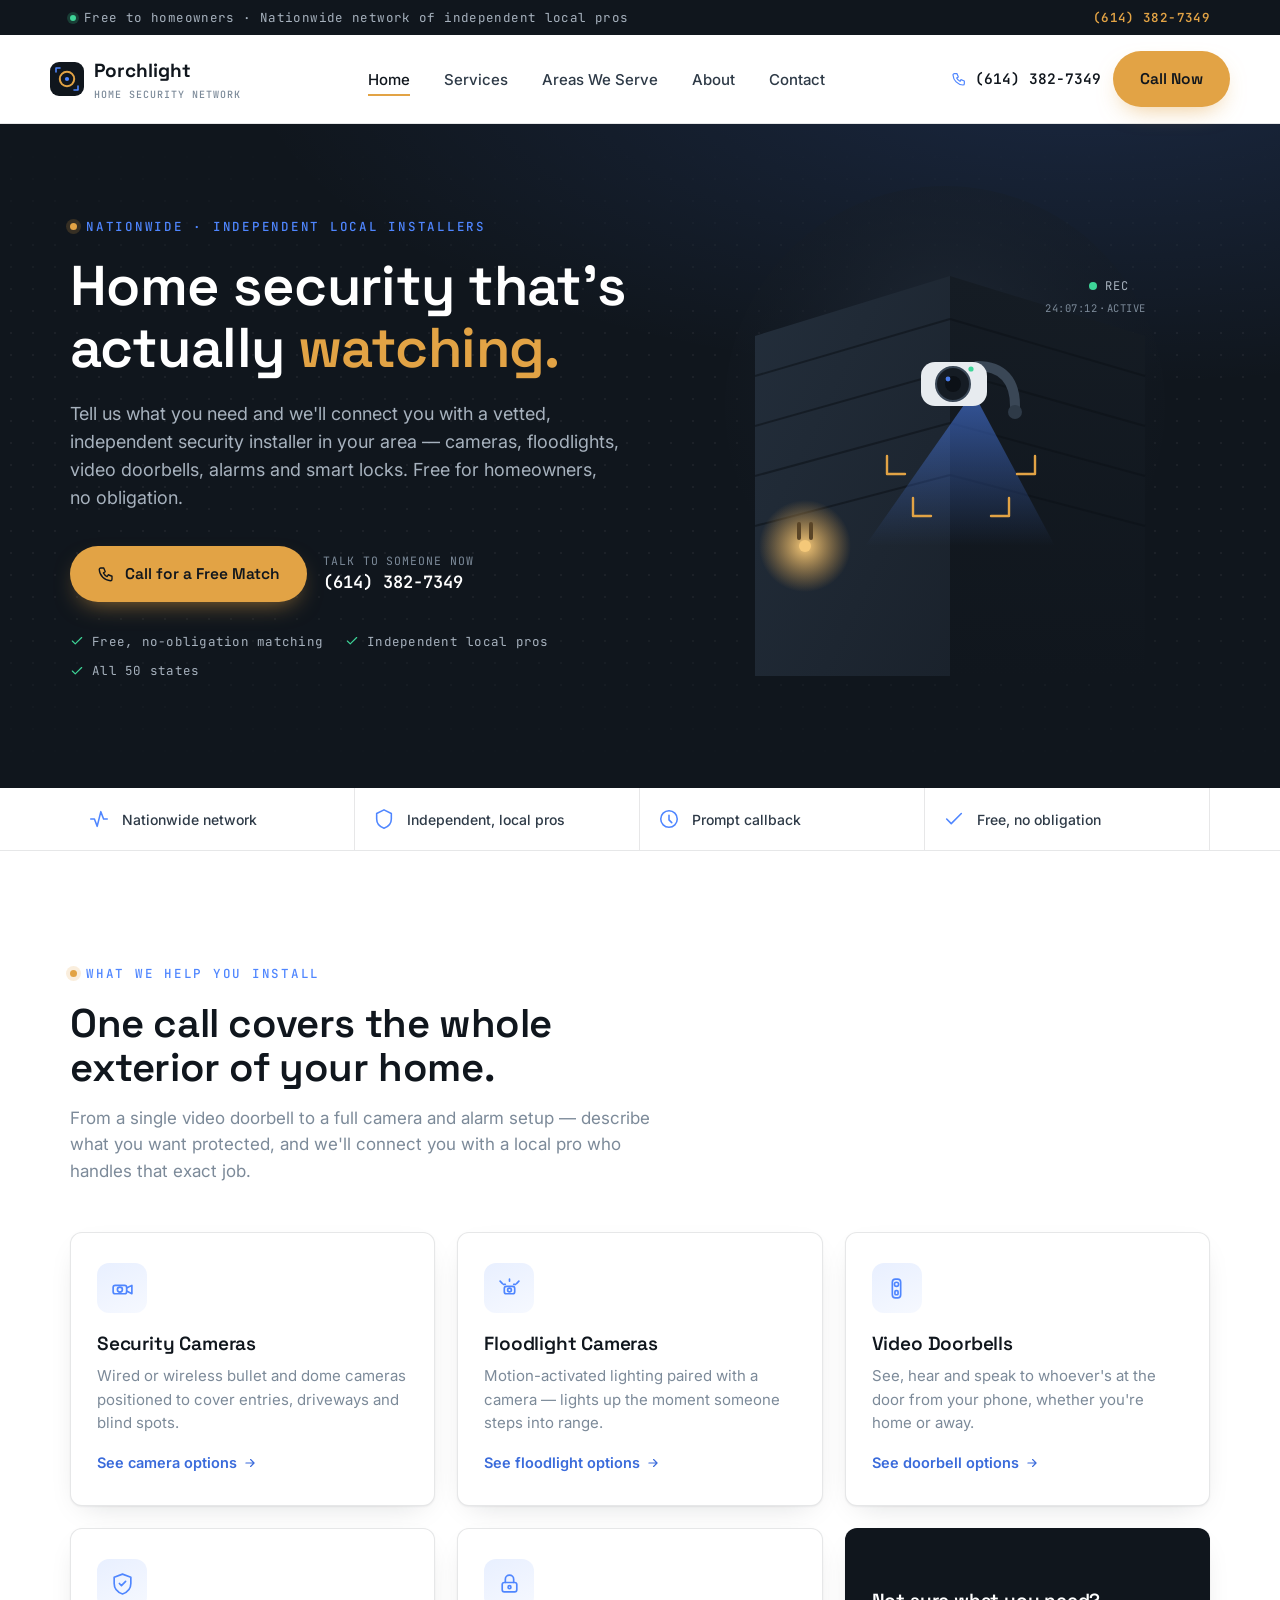
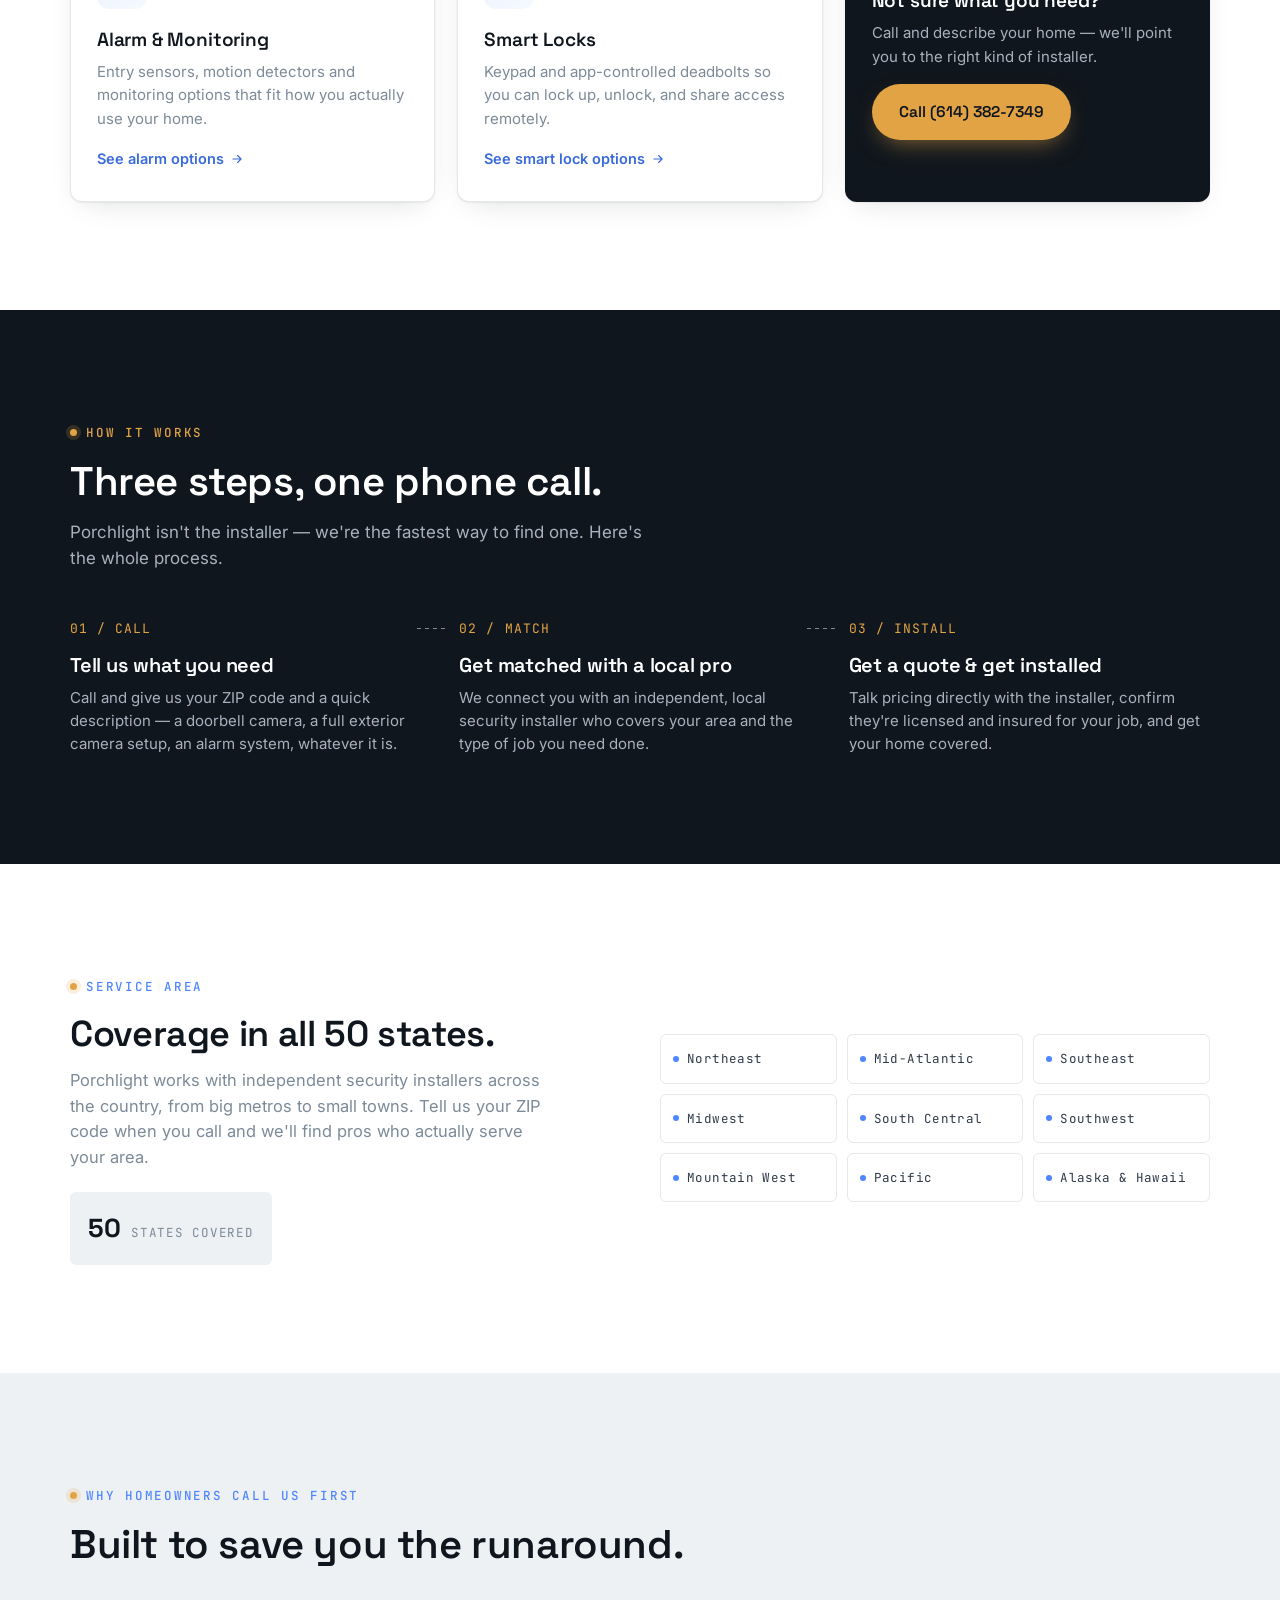
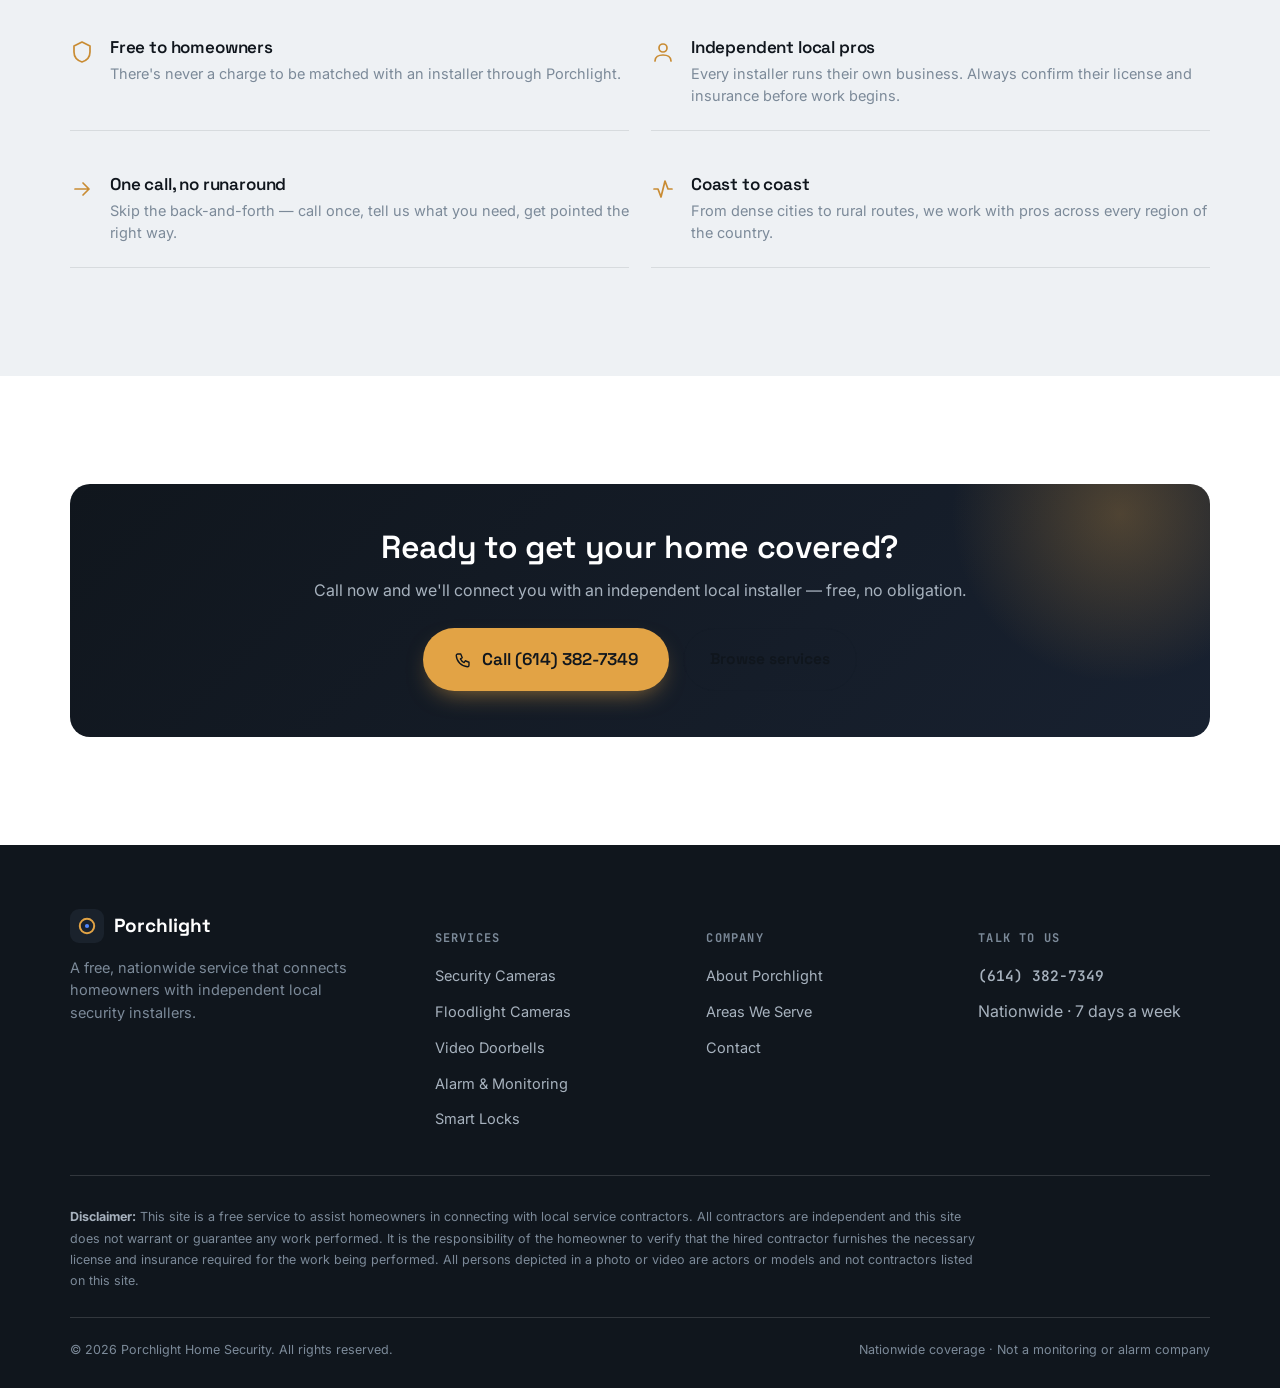
<file: index.html>
<!DOCTYPE html>
<html lang="en">
<head>
<meta charset="UTF-8">
<script>document.documentElement.classList.add("js")</script>
<meta name="viewport" content="width=device-width, initial-scale=1.0">
<title>Porchlight Home Security | Nationwide Security Camera &amp; Alarm Installation Pros</title>
<meta name="description" content="Get matched with an independent, local home security installer near you — security cameras, floodlight cameras, video doorbells, alarm systems &amp; smart locks. Free to homeowners, nationwide coverage. Call (614) 382-7349.">
<meta name="keywords" content="home security camera installation, security system installer near me, floodlight camera installation, video doorbell installation, home alarm system installation, nationwide security installers">
<link rel="canonical" href="https://www.porchlighthomesecurity.com/">
<meta property="og:type" content="website">
<meta property="og:title" content="Porchlight Home Security | Nationwide Security Installation Pros">
<meta property="og:description" content="Connect with an independent, local security installer near you. Cameras, floodlights, doorbells, alarms &amp; smart locks — free to homeowners, nationwide.">
<meta property="og:url" content="https://www.porchlighthomesecurity.com/">
<meta name="theme-color" content="#10161D">
<link rel="icon" href="data:image/svg+xml,<svg xmlns=%22http://www.w3.org/2000/svg%22 viewBox=%220 0 24 24%22><rect width=%2224%22 height=%2224%22 rx=%226%22 fill=%22%2310161D%22/><circle cx=%2212%22 cy=%2212%22 r=%225%22 fill=%22none%22 stroke=%22%23E2A345%22 stroke-width=%222%22/><circle cx=%2212%22 cy=%2212%22 r=%221.6%22 fill=%22%234F86FF%22/></svg>">
<link rel="preconnect" href="https://fonts.googleapis.com">
<link rel="preconnect" href="https://fonts.gstatic.com" crossorigin>
<link href="https://fonts.googleapis.com/css2?family=Space+Grotesk:wght@500;600;700&family=Inter:wght@400;500;600;700&family=JetBrains+Mono:wght@400;500;600&display=swap" rel="stylesheet">
<link rel="stylesheet" href="style.css">
<script type="application/ld+json">
{
  "@context": "https://schema.org",
  "@type": "Service",
  "serviceType": "Home Security System Installation",
  "provider": {
    "@type": "Organization",
    "name": "Porchlight Home Security",
    "telephone": "+1-614-382-7349",
    "areaServed": "US"
  },
  "areaServed": { "@type": "Country", "name": "United States" },
  "description": "Free service connecting homeowners with independent, local security camera and alarm system installers nationwide."
}
</script>
</head>
<body>

<div class="topbar">
  <div class="container">
    <span class="topbar-msg"><span class="dot" aria-hidden="true"></span><span class="short">Free to homeowners</span><span class="full">Free to homeowners &middot; Nationwide network of independent local pros</span></span>
    <a class="topbar-phone" href="tel:+16143827349">(614) 382-7349</a>
  </div>
</div>

<header class="site-header">
  <nav class="nav container">
    <a href="index.html" class="brand" aria-label="Porchlight Home Security — home">
      <svg class="brand-mark" viewBox="0 0 34 34" fill="none" aria-hidden="true">
        <rect width="34" height="34" rx="9" fill="#10161D"/>
        <circle cx="17" cy="17" r="7.2" fill="none" stroke="#E2A345" stroke-width="2"/>
        <circle cx="17" cy="17" r="2.1" fill="#4F86FF"/>
        <path d="M6 10 L6 6 L10 6" stroke="#4F86FF" stroke-width="1.6" fill="none" stroke-linecap="round" stroke-linejoin="round"/>
        <path d="M28 24 L28 28 L24 28" stroke="#4F86FF" stroke-width="1.6" fill="none" stroke-linecap="round" stroke-linejoin="round"/>
      </svg>
      <span>Porchlight<small>Home Security Network</small></span>
    </a>

    <ul class="nav-links">
      <li><a href="index.html" aria-current="page">Home</a></li>
      <li><a href="services.html">Services</a></li>
      <li><a href="service-areas.html">Areas We Serve</a></li>
      <li><a href="about.html">About</a></li>
      <li><a href="contact.html">Contact</a></li>
    </ul>

    <div class="nav-actions">
      <a class="nav-phone" href="tel:+16143827349">
        <svg viewBox="0 0 24 24" fill="none" stroke="currentColor" stroke-width="1.8" stroke-linecap="round" stroke-linejoin="round" aria-hidden="true"><path d="M5 4h4l2 5-2.5 1.5a11 11 0 0 0 5 5L15 13l5 2v4a2 2 0 0 1-2 2A16 16 0 0 1 3 6a2 2 0 0 1 2-2Z"/></svg>
        (614) 382-7349
      </a>
      <a class="btn btn-call" href="tel:+16143827349">Call Now</a>
      <button class="menu-toggle" aria-label="Toggle menu" aria-expanded="false">
        <svg viewBox="0 0 24 24" fill="none" stroke="currentColor" stroke-width="1.8" stroke-linecap="round" aria-hidden="true"><path d="M4 7h16M4 12h16M4 17h16"/></svg>
      </button>
    </div>
  </nav>
  <div class="mobile-panel container">
    <a href="index.html" aria-current="page">Home</a>
    <a href="services.html">Services</a>
    <a href="service-areas.html">Areas We Serve</a>
    <a href="about.html">About</a>
    <a href="contact.html">Contact</a>
  </div>
</header>

<main>

  <!-- HERO -->
  <section class="hero">
    <div class="container">
      <div class="hero-copy">
        <span class="eyebrow">Nationwide &middot; Independent Local Installers</span>
        <h1>Home security that's actually <em>watching.</em></h1>
        <p>Tell us what you need and we'll connect you with a vetted, independent security installer in your area — cameras, floodlights, video doorbells, alarms and smart locks. Free for homeowners, no obligation.</p>
        <div class="hero-actions">
          <a class="btn btn-call" href="tel:+16143827349">
            <svg viewBox="0 0 24 24" fill="none" stroke="currentColor" stroke-width="1.8" stroke-linecap="round" stroke-linejoin="round" aria-hidden="true"><path d="M5 4h4l2 5-2.5 1.5a11 11 0 0 0 5 5L15 13l5 2v4a2 2 0 0 1-2 2A16 16 0 0 1 3 6a2 2 0 0 1 2-2Z"/></svg>
            Call for a Free Match
          </a>
          <div class="hero-phone-line">
            <span class="label">Talk to someone now</span>
            <a href="tel:+16143827349">(614) 382-7349</a>
          </div>
        </div>
        <ul class="hero-trustline">
          <li><svg viewBox="0 0 24 24" fill="none" stroke="currentColor" stroke-width="2" stroke-linecap="round" stroke-linejoin="round" aria-hidden="true"><path d="M20 6 9 17l-5-5"/></svg> Free, no-obligation matching</li>
          <li><svg viewBox="0 0 24 24" fill="none" stroke="currentColor" stroke-width="2" stroke-linecap="round" stroke-linejoin="round" aria-hidden="true"><path d="M20 6 9 17l-5-5"/></svg> Independent local pros</li>
          <li><svg viewBox="0 0 24 24" fill="none" stroke="currentColor" stroke-width="2" stroke-linecap="round" stroke-linejoin="round" aria-hidden="true"><path d="M20 6 9 17l-5-5"/></svg> All 50 states</li>
        </ul>
      </div>

      <div class="hero-art" aria-hidden="true">
        <svg viewBox="0 0 460 460">
          <defs>
            <radialGradient id="ambient" cx="50%" cy="35%" r="65%">
              <stop offset="0%" stop-color="#1E2733"/>
              <stop offset="100%" stop-color="#10161D" stop-opacity="0"/>
            </radialGradient>
            <linearGradient id="wallA" x1="0" y1="0" x2="1" y2="1">
              <stop offset="0%" stop-color="#232E3B"/>
              <stop offset="100%" stop-color="#1A222C"/>
            </linearGradient>
            <linearGradient id="wallB" x1="0" y1="0" x2="0" y2="1">
              <stop offset="0%" stop-color="#151C24"/>
              <stop offset="100%" stop-color="#10161D"/>
            </linearGradient>
            <radialGradient id="porchGrad" cx="50%" cy="50%" r="50%">
              <stop offset="0%" stop-color="#F4C879"/>
              <stop offset="100%" stop-color="#E2A345" stop-opacity="0"/>
            </radialGradient>
            <linearGradient id="coneGrad" x1="0" y1="0" x2="0" y2="1">
              <stop offset="0%" stop-color="#4F86FF" stop-opacity="0.55"/>
              <stop offset="100%" stop-color="#4F86FF" stop-opacity="0"/>
            </linearGradient>
          </defs>

          <circle cx="230" cy="190" r="220" fill="url(#ambient)"/>

          <!-- house corner -->
          <polygon points="40,460 40,120 235,60 235,460" fill="url(#wallA)"/>
          <polygon points="235,460 235,60 430,120 430,460" fill="url(#wallB)"/>
          <g stroke="#0C1117" stroke-width="2" opacity="0.55">
            <line x1="40" y1="160" x2="235" y2="103"/>
            <line x1="40" y1="210" x2="235" y2="155"/>
            <line x1="40" y1="260" x2="235" y2="207"/>
            <line x1="40" y1="310" x2="235" y2="259"/>
            <line x1="235" y1="103" x2="430" y2="160"/>
            <line x1="235" y1="155" x2="430" y2="210"/>
            <line x1="235" y1="207" x2="430" y2="260"/>
            <line x1="235" y1="259" x2="430" y2="310"/>
          </g>

          <!-- porch light glow, bottom left -->
          <circle class="mz-porchglow" cx="90" cy="330" r="46" fill="url(#porchGrad)"/>
          <circle cx="90" cy="330" r="6" fill="#F4C879"/>
          <path d="M84 322 l0 -14 M96 322 l0 -14" stroke="#5A4527" stroke-width="4" stroke-linecap="round"/>

          <!-- camera + motion zone -->
          <g class="mz-sweep">
            <path class="mz-cone" d="M258 176 L150 330 L340 330 Z" fill="url(#coneGrad)"/>

            <g class="mz-bracket" stroke="#E2A345" stroke-width="2.4" fill="none" stroke-linecap="round">
              <path d="M172 258 L172 240 M172 258 L190 258"/>
              <path d="M320 258 L320 240 M320 258 L302 258"/>
              <path d="M172 322 L172 340 M172 322 L190 322" opacity="0"/>
              <path d="M198 300 L198 282 M198 300 L216 300"/>
              <path d="M294 300 L294 282 M294 300 L276 300"/>
            </g>

            <!-- mount arm -->
            <path d="M262 150 C288 150 300 165 300 190" stroke="#3A4756" stroke-width="10" fill="none" stroke-linecap="round"/>
            <circle cx="300" cy="196" r="7" fill="#2E3A47"/>

            <!-- camera body -->
            <rect x="206" y="146" width="66" height="44" rx="14" fill="#E7EBEF"/>
            <circle cx="238" cy="168" r="17" fill="#151C24"/>
            <circle cx="238" cy="168" r="17" fill="none" stroke="#3A4756" stroke-width="2"/>
            <circle cx="238" cy="168" r="8" fill="#0C1117"/>
            <circle cx="233" cy="163" r="2.4" fill="#4F86FF" opacity="0.9"/>
            <circle cx="256" cy="153" r="2.6" fill="#3ED598" class="mz-recdot"/>
          </g>

          <!-- REC readout -->
          <g font-family="JetBrains Mono, monospace" fill="#7C8A99">
            <circle cx="378" cy="70" r="4" fill="#3ED598" class="mz-recdot"/>
            <text x="390" y="74" font-size="12" letter-spacing="1" fill="#A7B2BE">REC</text>
            <text x="330" y="96" font-size="10.5" letter-spacing="0.5">24:07:12&#8202;·&#8202;ACTIVE</text>
          </g>
        </svg>
      </div>
    </div>
  </section>

  <!-- TRUST BAR -->
  <section class="trustbar">
    <div class="container">
      <ul>
        <li><svg viewBox="0 0 24 24" fill="none" stroke="currentColor" stroke-width="1.7" stroke-linecap="round" stroke-linejoin="round" aria-hidden="true"><path d="M3 12h4l3 8 4-16 3 8h4"/></svg> Nationwide network</li>
        <li><svg viewBox="0 0 24 24" fill="none" stroke="currentColor" stroke-width="1.7" stroke-linecap="round" stroke-linejoin="round" aria-hidden="true"><path d="M12 2 4 6v6c0 5 3.5 8.5 8 10 4.5-1.5 8-5 8-10V6l-8-4Z"/></svg> Independent, local pros</li>
        <li><svg viewBox="0 0 24 24" fill="none" stroke="currentColor" stroke-width="1.7" stroke-linecap="round" stroke-linejoin="round" aria-hidden="true"><path d="M12 8v5l3 3"/><circle cx="12" cy="12" r="9"/></svg> Prompt callback</li>
        <li><svg viewBox="0 0 24 24" fill="none" stroke="currentColor" stroke-width="1.7" stroke-linecap="round" stroke-linejoin="round" aria-hidden="true"><path d="M20 6 9 17l-5-5"/></svg> Free, no obligation</li>
      </ul>
    </div>
  </section>

  <!-- SERVICES PREVIEW -->
  <section class="section" id="services">
    <div class="container">
      <div class="section-head reveal">
        <span class="eyebrow">What we help you install</span>
        <h2>One call covers the whole exterior of your home.</h2>
        <p>From a single video doorbell to a full camera and alarm setup — describe what you want protected, and we'll connect you with a local pro who handles that exact job.</p>
      </div>

      <div class="grid services-grid">
        <article class="card reveal">
          <div class="card-icon">
            <svg viewBox="0 0 24 24" fill="none" stroke="currentColor" stroke-width="1.6" stroke-linecap="round" stroke-linejoin="round" aria-hidden="true"><rect x="3" y="9" width="13" height="8" rx="2"/><circle cx="9.5" cy="13" r="2.4"/><path d="M16 11.5 21 9v8l-5-2.5"/></svg>
          </div>
          <h3>Security Cameras</h3>
          <p>Wired or wireless bullet and dome cameras positioned to cover entries, driveways and blind spots.</p>
          <a class="card-link" href="services.html#cameras">See camera options
            <svg viewBox="0 0 24 24" fill="none" stroke="currentColor" stroke-width="2" stroke-linecap="round" stroke-linejoin="round" aria-hidden="true"><path d="M5 12h14M13 6l6 6-6 6"/></svg>
          </a>
        </article>

        <article class="card reveal">
          <div class="card-icon">
            <svg viewBox="0 0 24 24" fill="none" stroke="currentColor" stroke-width="1.6" stroke-linecap="round" stroke-linejoin="round" aria-hidden="true"><rect x="7" y="10" width="10" height="7" rx="2"/><circle cx="12" cy="13.5" r="1.8"/><path d="M3 5l2 2M21 5l-2 2M6 8h2M18 8h-2M12 3v2"/></svg>
          </div>
          <h3>Floodlight Cameras</h3>
          <p>Motion-activated lighting paired with a camera — lights up the moment someone steps into range.</p>
          <a class="card-link" href="services.html#floodlight">See floodlight options
            <svg viewBox="0 0 24 24" fill="none" stroke="currentColor" stroke-width="2" stroke-linecap="round" stroke-linejoin="round" aria-hidden="true"><path d="M5 12h14M13 6l6 6-6 6"/></svg>
          </a>
        </article>

        <article class="card reveal">
          <div class="card-icon">
            <svg viewBox="0 0 24 24" fill="none" stroke="currentColor" stroke-width="1.6" stroke-linecap="round" stroke-linejoin="round" aria-hidden="true"><rect x="8" y="3" width="8" height="18" rx="3"/><circle cx="12" cy="8" r="2"/><rect x="10.5" y="14" width="3" height="4" rx="1"/></svg>
          </div>
          <h3>Video Doorbells</h3>
          <p>See, hear and speak to whoever's at the door from your phone, whether you're home or away.</p>
          <a class="card-link" href="services.html#doorbells">See doorbell options
            <svg viewBox="0 0 24 24" fill="none" stroke="currentColor" stroke-width="2" stroke-linecap="round" stroke-linejoin="round" aria-hidden="true"><path d="M5 12h14M13 6l6 6-6 6"/></svg>
          </a>
        </article>

        <article class="card reveal">
          <div class="card-icon">
            <svg viewBox="0 0 24 24" fill="none" stroke="currentColor" stroke-width="1.6" stroke-linecap="round" stroke-linejoin="round" aria-hidden="true"><path d="M12 3 4 6v6c0 5 3.5 8.5 8 10 4.5-1.5 8-5 8-10V6l-8-3Z"/><path d="M9 12l2 2 4-4"/></svg>
          </div>
          <h3>Alarm &amp; Monitoring</h3>
          <p>Entry sensors, motion detectors and monitoring options that fit how you actually use your home.</p>
          <a class="card-link" href="services.html#alarms">See alarm options
            <svg viewBox="0 0 24 24" fill="none" stroke="currentColor" stroke-width="2" stroke-linecap="round" stroke-linejoin="round" aria-hidden="true"><path d="M5 12h14M13 6l6 6-6 6"/></svg>
          </a>
        </article>

        <article class="card reveal">
          <div class="card-icon">
            <svg viewBox="0 0 24 24" fill="none" stroke="currentColor" stroke-width="1.6" stroke-linecap="round" stroke-linejoin="round" aria-hidden="true"><rect x="5" y="11" width="14" height="9" rx="2"/><path d="M8 11V8a4 4 0 0 1 8 0v3"/><circle cx="12" cy="15.5" r="1.4"/></svg>
          </div>
          <h3>Smart Locks</h3>
          <p>Keypad and app-controlled deadbolts so you can lock up, unlock, and share access remotely.</p>
          <a class="card-link" href="services.html#locks">See smart lock options
            <svg viewBox="0 0 24 24" fill="none" stroke="currentColor" stroke-width="2" stroke-linecap="round" stroke-linejoin="round" aria-hidden="true"><path d="M5 12h14M13 6l6 6-6 6"/></svg>
          </a>
        </article>

        <article class="card reveal" style="display:flex; flex-direction:column; justify-content:center; background:var(--ink); border-color:transparent;">
          <h3 style="color:#fff;">Not sure what you need?</h3>
          <p style="color:var(--mist-light);">Call and describe your home — we'll point you to the right kind of installer.</p>
          <a class="btn btn-call" href="tel:+16143827349" style="align-self:flex-start;">Call (614) 382-7349</a>
        </article>
      </div>
    </div>
  </section>

  <!-- HOW IT WORKS -->
  <section class="section section-dark">
    <div class="container">
      <div class="section-head reveal">
        <span class="eyebrow">How it works</span>
        <h2>Three steps, one phone call.</h2>
        <p>Porchlight isn't the installer — we're the fastest way to find one. Here's the whole process.</p>
      </div>
      <div class="steps">
        <div class="step reveal">
          <span class="step-num">01 / CALL</span>
          <h3>Tell us what you need</h3>
          <p>Call and give us your ZIP code and a quick description — a doorbell camera, a full exterior camera setup, an alarm system, whatever it is.</p>
        </div>
        <div class="step reveal">
          <span class="step-num">02 / MATCH</span>
          <h3>Get matched with a local pro</h3>
          <p>We connect you with an independent, local security installer who covers your area and the type of job you need done.</p>
        </div>
        <div class="step reveal">
          <span class="step-num">03 / INSTALL</span>
          <h3>Get a quote &amp; get installed</h3>
          <p>Talk pricing directly with the installer, confirm they're licensed and insured for your job, and get your home covered.</p>
        </div>
      </div>
    </div>
  </section>

  <!-- COVERAGE -->
  <section class="section">
    <div class="container">
      <div class="coverage-wrap">
        <div class="reveal">
          <span class="eyebrow">Service area</span>
          <h2 style="font-size:clamp(26px,4vw,36px); margin-bottom:14px;">Coverage in all 50 states.</h2>
          <p style="color:var(--mist); font-size:16.5px; max-width:48ch;">Porchlight works with independent security installers across the country, from big metros to small towns. Tell us your ZIP code when you call and we'll find pros who actually serve your area.</p>
          <div class="coverage-stat">
            <b>50</b>
            <span>States Covered</span>
          </div>
        </div>
        <div class="region-grid reveal">
          <div class="region-chip">Northeast</div>
          <div class="region-chip">Mid-Atlantic</div>
          <div class="region-chip">Southeast</div>
          <div class="region-chip">Midwest</div>
          <div class="region-chip">South Central</div>
          <div class="region-chip">Southwest</div>
          <div class="region-chip">Mountain West</div>
          <div class="region-chip">Pacific</div>
          <div class="region-chip">Alaska &amp; Hawaii</div>
        </div>
      </div>
    </div>
  </section>

  <!-- WHY / VALUES -->
  <section class="section section-fog">
    <div class="container">
      <div class="section-head reveal">
        <span class="eyebrow">Why homeowners call us first</span>
        <h2>Built to save you the runaround.</h2>
      </div>
      <div class="grid values-grid">
        <div class="value-item reveal">
          <svg viewBox="0 0 24 24" fill="none" stroke="currentColor" stroke-width="1.7" stroke-linecap="round" stroke-linejoin="round"><path d="M12 2 4 6v6c0 5 3.5 8.5 8 10 4.5-1.5 8-5 8-10V6l-8-4Z"/></svg>
          <div>
            <h4>Free to homeowners</h4>
            <p>There's never a charge to be matched with an installer through Porchlight.</p>
          </div>
        </div>
        <div class="value-item reveal">
          <svg viewBox="0 0 24 24" fill="none" stroke="currentColor" stroke-width="1.7" stroke-linecap="round" stroke-linejoin="round"><circle cx="12" cy="8" r="4"/><path d="M4 21c0-4 3.6-6 8-6s8 2 8 6"/></svg>
          <div>
            <h4>Independent local pros</h4>
            <p>Every installer runs their own business. Always confirm their license and insurance before work begins.</p>
          </div>
        </div>
        <div class="value-item reveal">
          <svg viewBox="0 0 24 24" fill="none" stroke="currentColor" stroke-width="1.7" stroke-linecap="round" stroke-linejoin="round"><path d="M5 12h14M13 6l6 6-6 6"/></svg>
          <div>
            <h4>One call, no runaround</h4>
            <p>Skip the back-and-forth — call once, tell us what you need, get pointed the right way.</p>
          </div>
        </div>
        <div class="value-item reveal">
          <svg viewBox="0 0 24 24" fill="none" stroke="currentColor" stroke-width="1.7" stroke-linecap="round" stroke-linejoin="round"><path d="M3 12h4l3 8 4-16 3 8h4"/></svg>
          <div>
            <h4>Coast to coast</h4>
            <p>From dense cities to rural routes, we work with pros across every region of the country.</p>
          </div>
        </div>
      </div>
    </div>
  </section>

  <!-- CTA BAND -->
  <section class="section">
    <div class="container">
      <div class="cta-band reveal">
        <h2>Ready to get your home covered?</h2>
        <p>Call now and we'll connect you with an independent local installer — free, no obligation.</p>
        <div class="cta-band-actions">
          <a class="btn btn-call" href="tel:+16143827349">
            <svg viewBox="0 0 24 24" fill="none" stroke="currentColor" stroke-width="1.8" stroke-linecap="round" stroke-linejoin="round" aria-hidden="true"><path d="M5 4h4l2 5-2.5 1.5a11 11 0 0 0 5 5L15 13l5 2v4a2 2 0 0 1-2 2A16 16 0 0 1 3 6a2 2 0 0 1 2-2Z"/></svg>
            Call (614) 382-7349
          </a>
          <a class="btn btn-outline" href="services.html">Browse services</a>
        </div>
      </div>
    </div>
  </section>

</main>

<footer class="site-footer">
  <div class="container">
    <div class="footer-grid">
      <div class="footer-brand">
        <a href="index.html" class="brand">
          <svg class="brand-mark" viewBox="0 0 34 34" fill="none" aria-hidden="true">
            <rect width="34" height="34" rx="9" fill="#1A222C"/>
            <circle cx="17" cy="17" r="7.2" fill="none" stroke="#E2A345" stroke-width="2"/>
            <circle cx="17" cy="17" r="2.1" fill="#4F86FF"/>
          </svg>
          Porchlight
        </a>
        <p>A free, nationwide service that connects homeowners with independent local security installers.</p>
      </div>
      <div class="footer-col">
        <h5>Services</h5>
        <ul>
          <li><a href="services.html#cameras">Security Cameras</a></li>
          <li><a href="services.html#floodlight">Floodlight Cameras</a></li>
          <li><a href="services.html#doorbells">Video Doorbells</a></li>
          <li><a href="services.html#alarms">Alarm &amp; Monitoring</a></li>
          <li><a href="services.html#locks">Smart Locks</a></li>
        </ul>
      </div>
      <div class="footer-col">
        <h5>Company</h5>
        <ul>
          <li><a href="about.html">About Porchlight</a></li>
          <li><a href="service-areas.html">Areas We Serve</a></li>
          <li><a href="contact.html">Contact</a></li>
        </ul>
      </div>
      <div class="footer-col">
        <h5>Talk to us</h5>
        <ul>
          <li><a class="footer-phone" href="tel:+16143827349">(614) 382-7349</a></li>
          <li>Nationwide &middot; 7 days a week</li>
        </ul>
      </div>
    </div>

    <p class="disclaimer">
      <strong>Disclaimer:</strong> This site is a free service to assist homeowners in connecting with local service contractors. All contractors are independent and this site does not warrant or guarantee any work performed. It is the responsibility of the homeowner to verify that the hired contractor furnishes the necessary license and insurance required for the work being performed. All persons depicted in a photo or video are actors or models and not contractors listed on this site.
    </p>

    <div class="footer-bottom">
      <span>&copy; <span data-year>2026</span> Porchlight Home Security. All rights reserved.</span>
      <span>Nationwide coverage &middot; Not a monitoring or alarm company</span>
    </div>
  </div>
</footer>

<div class="mobile-callbar">
  <a class="btn btn-call" href="tel:+16143827349">
    <svg viewBox="0 0 24 24" fill="none" stroke="currentColor" stroke-width="1.8" stroke-linecap="round" stroke-linejoin="round" aria-hidden="true"><path d="M5 4h4l2 5-2.5 1.5a11 11 0 0 0 5 5L15 13l5 2v4a2 2 0 0 1-2 2A16 16 0 0 1 3 6a2 2 0 0 1 2-2Z"/></svg>
    Call (614) 382-7349
  </a>
</div>

<script src="main.js"></script>
</body>
</html>
</file>
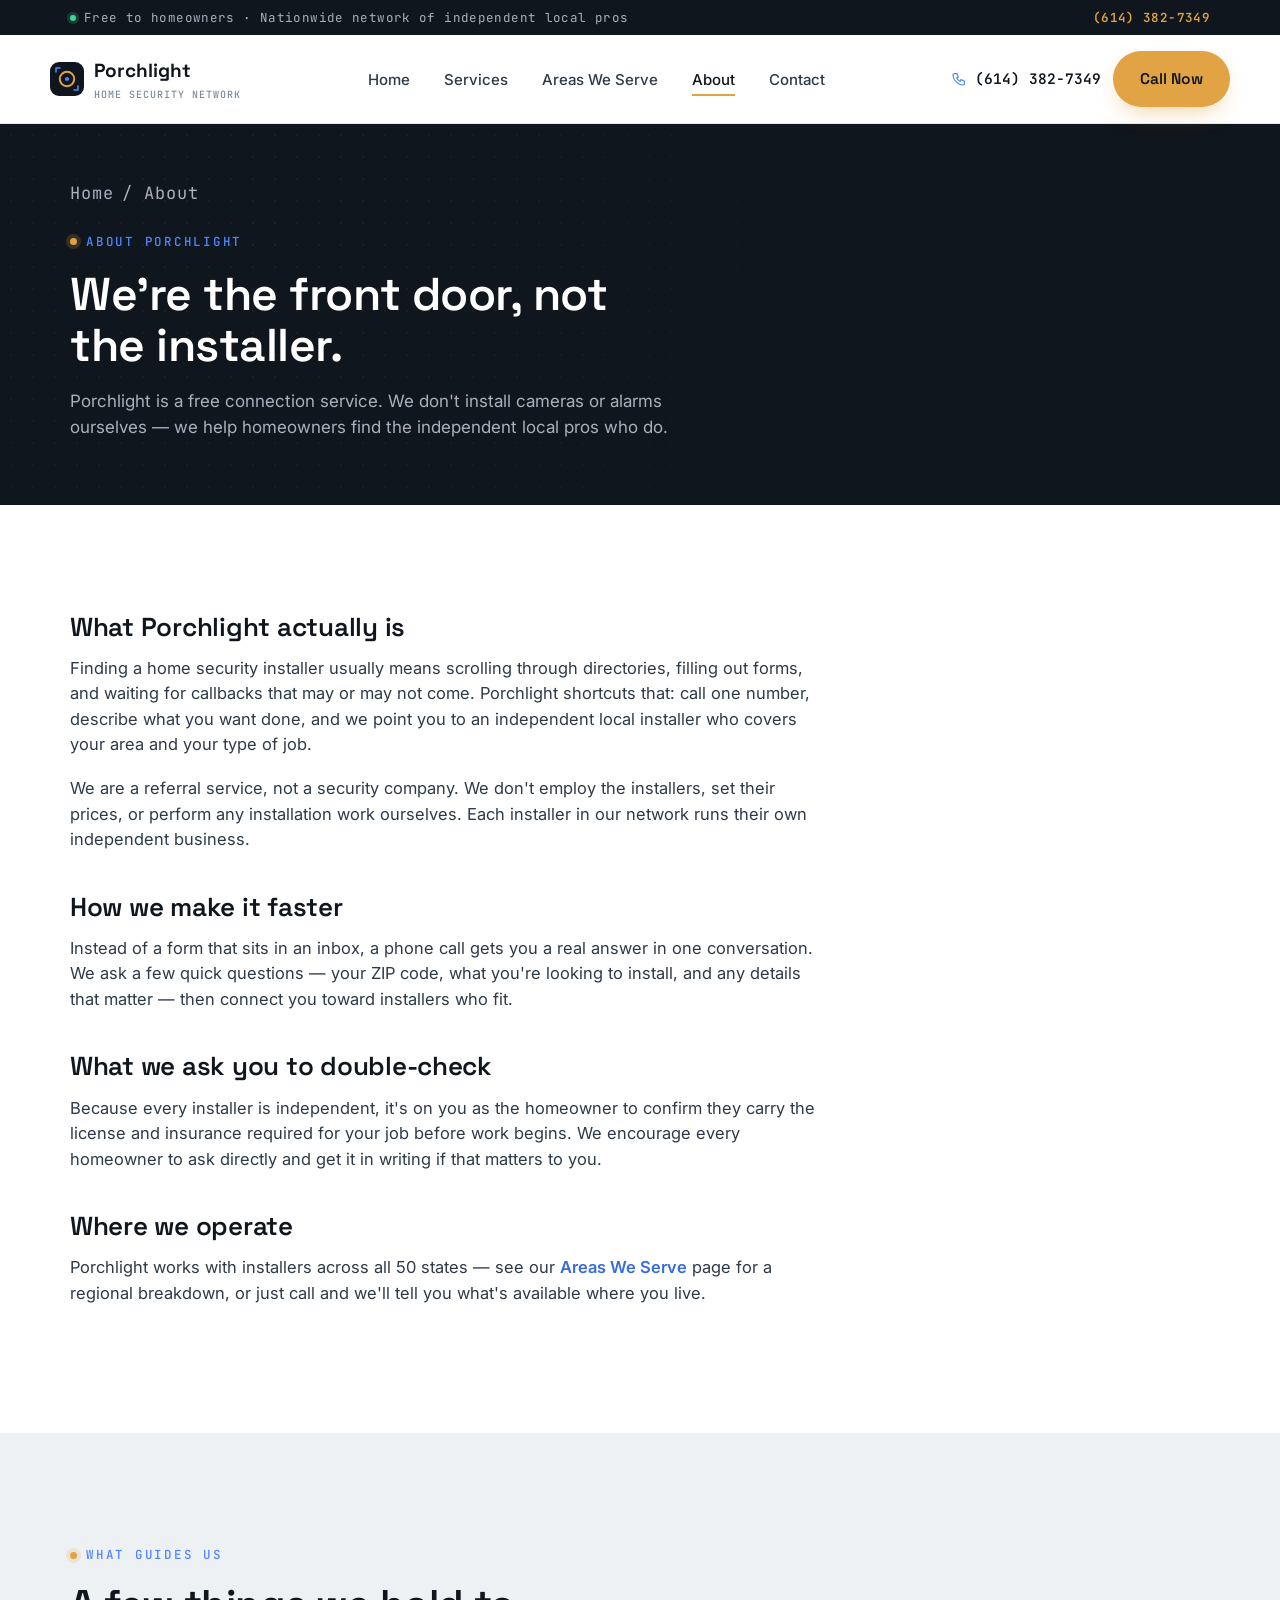
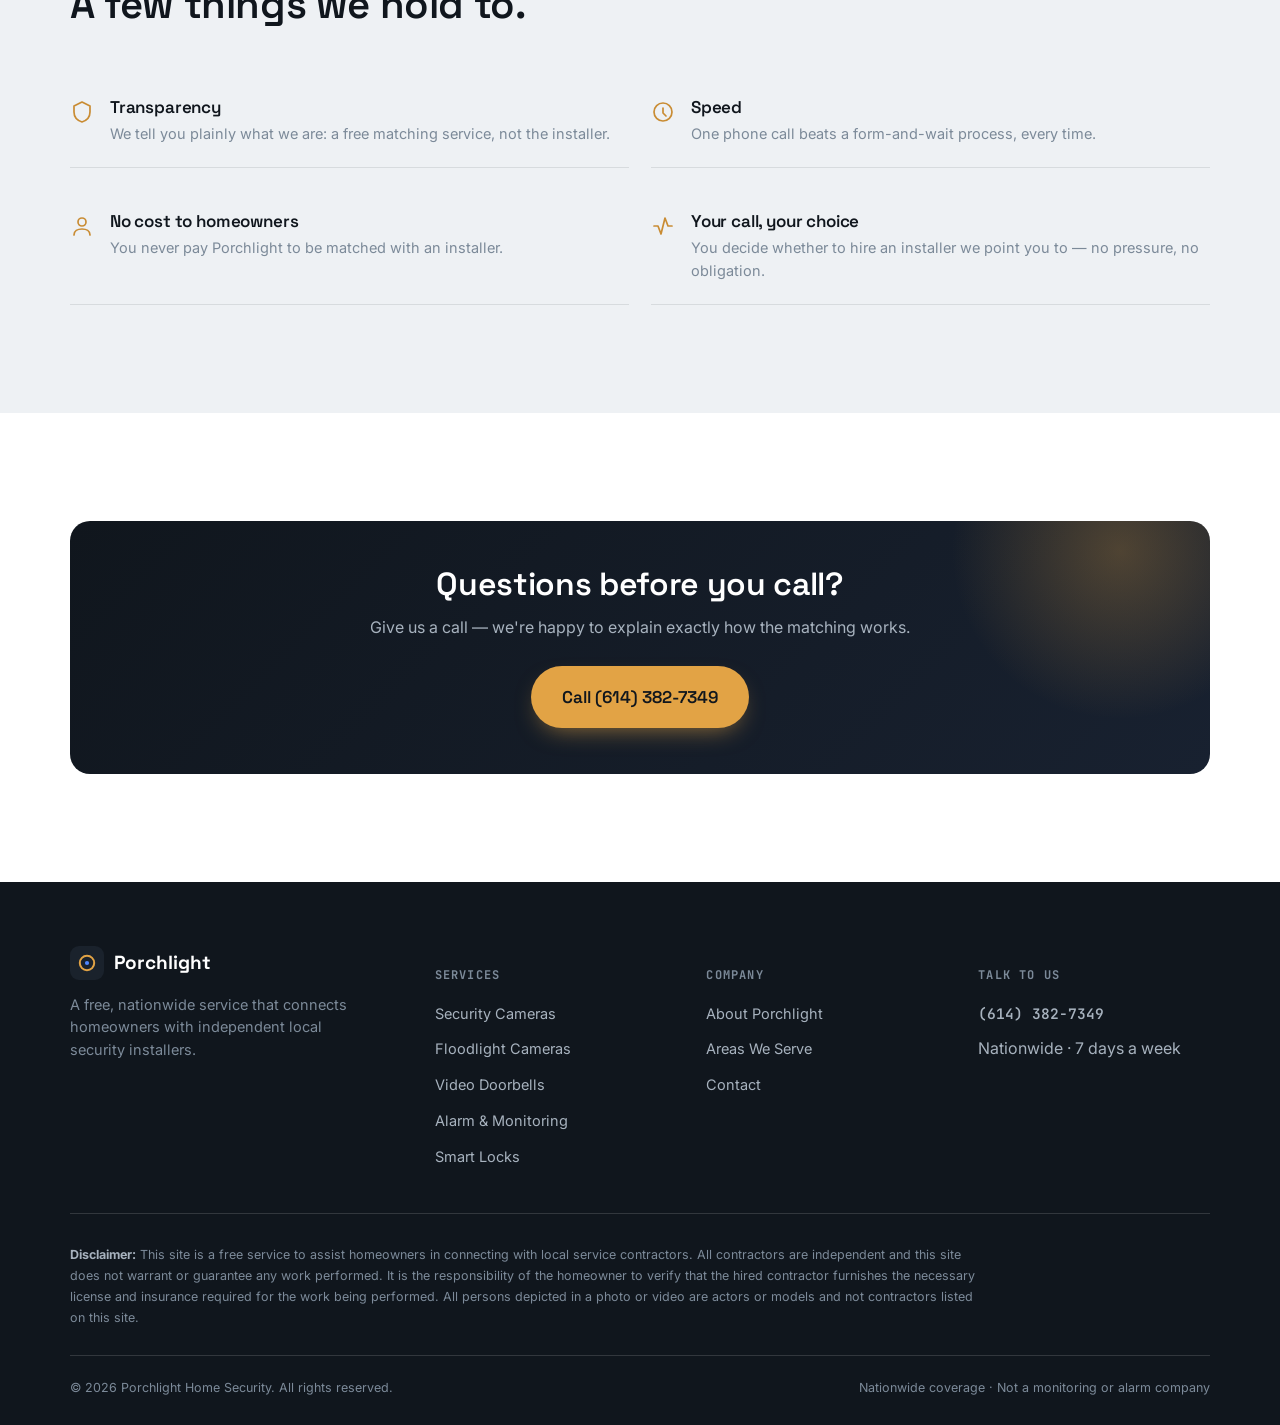
<file: about.html>
<!DOCTYPE html>
<html lang="en">
<head>
<meta charset="UTF-8">
<script>document.documentElement.classList.add("js")</script>
<meta name="viewport" content="width=device-width, initial-scale=1.0">
<title>About Porchlight | A Free Nationwide Home Security Connection Service</title>
<meta name="description" content="Porchlight connects homeowners with independent local security installers nationwide — for free. Learn how the service works and what it does (and doesn't) do.">
<link rel="canonical" href="https://www.porchlighthomesecurity.com/about.html">
<meta name="theme-color" content="#10161D">
<link rel="preconnect" href="https://fonts.googleapis.com">
<link rel="preconnect" href="https://fonts.gstatic.com" crossorigin>
<link href="https://fonts.googleapis.com/css2?family=Space+Grotesk:wght@500;600;700&family=Inter:wght@400;500;600;700&family=JetBrains+Mono:wght@400;500;600&display=swap" rel="stylesheet">
<link rel="stylesheet" href="style.css">
</head>
<body>

<div class="topbar">
  <div class="container">
    <span class="topbar-msg"><span class="dot" aria-hidden="true"></span><span class="short">Free to homeowners</span><span class="full">Free to homeowners &middot; Nationwide network of independent local pros</span></span>
    <a class="topbar-phone" href="tel:+16143827349">(614) 382-7349</a>
  </div>
</div>

<header class="site-header">
  <nav class="nav container">
    <a href="index.html" class="brand" aria-label="Porchlight Home Security — home">
      <svg class="brand-mark" viewBox="0 0 34 34" fill="none" aria-hidden="true">
        <rect width="34" height="34" rx="9" fill="#10161D"/>
        <circle cx="17" cy="17" r="7.2" fill="none" stroke="#E2A345" stroke-width="2"/>
        <circle cx="17" cy="17" r="2.1" fill="#4F86FF"/>
        <path d="M6 10 L6 6 L10 6" stroke="#4F86FF" stroke-width="1.6" fill="none" stroke-linecap="round" stroke-linejoin="round"/>
        <path d="M28 24 L28 28 L24 28" stroke="#4F86FF" stroke-width="1.6" fill="none" stroke-linecap="round" stroke-linejoin="round"/>
      </svg>
      <span>Porchlight<small>Home Security Network</small></span>
    </a>
    <ul class="nav-links">
      <li><a href="index.html">Home</a></li>
      <li><a href="services.html">Services</a></li>
      <li><a href="service-areas.html">Areas We Serve</a></li>
      <li><a href="about.html" aria-current="page">About</a></li>
      <li><a href="contact.html">Contact</a></li>
    </ul>
    <div class="nav-actions">
      <a class="nav-phone" href="tel:+16143827349">
        <svg viewBox="0 0 24 24" fill="none" stroke="currentColor" stroke-width="1.8" stroke-linecap="round" stroke-linejoin="round" aria-hidden="true"><path d="M5 4h4l2 5-2.5 1.5a11 11 0 0 0 5 5L15 13l5 2v4a2 2 0 0 1-2 2A16 16 0 0 1 3 6a2 2 0 0 1 2-2Z"/></svg>
        (614) 382-7349
      </a>
      <a class="btn btn-call" href="tel:+16143827349">Call Now</a>
      <button class="menu-toggle" aria-label="Toggle menu" aria-expanded="false">
        <svg viewBox="0 0 24 24" fill="none" stroke="currentColor" stroke-width="1.8" stroke-linecap="round" aria-hidden="true"><path d="M4 7h16M4 12h16M4 17h16"/></svg>
      </button>
    </div>
  </nav>
  <div class="mobile-panel container">
    <a href="index.html">Home</a>
    <a href="services.html">Services</a>
    <a href="service-areas.html">Areas We Serve</a>
    <a href="about.html" aria-current="page">About</a>
    <a href="contact.html">Contact</a>
  </div>
</header>

<main>

  <section class="page-hero">
    <div class="container">
      <p class="crumb"><a href="index.html">Home</a> / About</p>
      <span class="eyebrow">About Porchlight</span>
      <h1>We're the front door, not the installer.</h1>
      <p>Porchlight is a free connection service. We don't install cameras or alarms ourselves — we help homeowners find the independent local pros who do.</p>
    </div>
  </section>

  <section class="section">
    <div class="container">
      <div class="prose reveal">
        <h2>What Porchlight actually is</h2>
        <p>Finding a home security installer usually means scrolling through directories, filling out forms, and waiting for callbacks that may or may not come. Porchlight shortcuts that: call one number, describe what you want done, and we point you to an independent local installer who covers your area and your type of job.</p>
        <p>We are a referral service, not a security company. We don't employ the installers, set their prices, or perform any installation work ourselves. Each installer in our network runs their own independent business.</p>

        <h2>How we make it faster</h2>
        <p>Instead of a form that sits in an inbox, a phone call gets you a real answer in one conversation. We ask a few quick questions — your ZIP code, what you're looking to install, and any details that matter — then connect you toward installers who fit.</p>

        <h2>What we ask you to double-check</h2>
        <p>Because every installer is independent, it's on you as the homeowner to confirm they carry the license and insurance required for your job before work begins. We encourage every homeowner to ask directly and get it in writing if that matters to you.</p>

        <h2>Where we operate</h2>
        <p>Porchlight works with installers across all 50 states — see our <a href="service-areas.html" style="color:var(--signal-dim); font-weight:600;">Areas We Serve</a> page for a regional breakdown, or just call and we'll tell you what's available where you live.</p>
      </div>
    </div>
  </section>

  <section class="section section-fog">
    <div class="container">
      <div class="section-head reveal">
        <span class="eyebrow">What guides us</span>
        <h2>A few things we hold to.</h2>
      </div>
      <div class="grid values-grid">
        <div class="value-item reveal">
          <svg viewBox="0 0 24 24" fill="none" stroke="currentColor" stroke-width="1.7" stroke-linecap="round" stroke-linejoin="round"><path d="M12 2 4 6v6c0 5 3.5 8.5 8 10 4.5-1.5 8-5 8-10V6l-8-4Z"/></svg>
          <div><h4>Transparency</h4><p>We tell you plainly what we are: a free matching service, not the installer.</p></div>
        </div>
        <div class="value-item reveal">
          <svg viewBox="0 0 24 24" fill="none" stroke="currentColor" stroke-width="1.7" stroke-linecap="round" stroke-linejoin="round"><path d="M12 8v5l3 3"/><circle cx="12" cy="12" r="9"/></svg>
          <div><h4>Speed</h4><p>One phone call beats a form-and-wait process, every time.</p></div>
        </div>
        <div class="value-item reveal">
          <svg viewBox="0 0 24 24" fill="none" stroke="currentColor" stroke-width="1.7" stroke-linecap="round" stroke-linejoin="round"><circle cx="12" cy="8" r="4"/><path d="M4 21c0-4 3.6-6 8-6s8 2 8 6"/></svg>
          <div><h4>No cost to homeowners</h4><p>You never pay Porchlight to be matched with an installer.</p></div>
        </div>
        <div class="value-item reveal">
          <svg viewBox="0 0 24 24" fill="none" stroke="currentColor" stroke-width="1.7" stroke-linecap="round" stroke-linejoin="round"><path d="M3 12h4l3 8 4-16 3 8h4"/></svg>
          <div><h4>Your call, your choice</h4><p>You decide whether to hire an installer we point you to — no pressure, no obligation.</p></div>
        </div>
      </div>
    </div>
  </section>

  <section class="section">
    <div class="container">
      <div class="cta-band reveal">
        <h2>Questions before you call?</h2>
        <p>Give us a call — we're happy to explain exactly how the matching works.</p>
        <div class="cta-band-actions">
          <a class="btn btn-call" href="tel:+16143827349">Call (614) 382-7349</a>
        </div>
      </div>
    </div>
  </section>

</main>

<footer class="site-footer">
  <div class="container">
    <div class="footer-grid">
      <div class="footer-brand">
        <a href="index.html" class="brand">
          <svg class="brand-mark" viewBox="0 0 34 34" fill="none" aria-hidden="true">
            <rect width="34" height="34" rx="9" fill="#1A222C"/>
            <circle cx="17" cy="17" r="7.2" fill="none" stroke="#E2A345" stroke-width="2"/>
            <circle cx="17" cy="17" r="2.1" fill="#4F86FF"/>
          </svg>
          Porchlight
        </a>
        <p>A free, nationwide service that connects homeowners with independent local security installers.</p>
      </div>
      <div class="footer-col">
        <h5>Services</h5>
        <ul>
          <li><a href="services.html#cameras">Security Cameras</a></li>
          <li><a href="services.html#floodlight">Floodlight Cameras</a></li>
          <li><a href="services.html#doorbells">Video Doorbells</a></li>
          <li><a href="services.html#alarms">Alarm &amp; Monitoring</a></li>
          <li><a href="services.html#locks">Smart Locks</a></li>
        </ul>
      </div>
      <div class="footer-col">
        <h5>Company</h5>
        <ul>
          <li><a href="about.html">About Porchlight</a></li>
          <li><a href="service-areas.html">Areas We Serve</a></li>
          <li><a href="contact.html">Contact</a></li>
        </ul>
      </div>
      <div class="footer-col">
        <h5>Talk to us</h5>
        <ul>
          <li><a class="footer-phone" href="tel:+16143827349">(614) 382-7349</a></li>
          <li>Nationwide &middot; 7 days a week</li>
        </ul>
      </div>
    </div>
    <p class="disclaimer">
      <strong>Disclaimer:</strong> This site is a free service to assist homeowners in connecting with local service contractors. All contractors are independent and this site does not warrant or guarantee any work performed. It is the responsibility of the homeowner to verify that the hired contractor furnishes the necessary license and insurance required for the work being performed. All persons depicted in a photo or video are actors or models and not contractors listed on this site.
    </p>
    <div class="footer-bottom">
      <span>&copy; <span data-year>2026</span> Porchlight Home Security. All rights reserved.</span>
      <span>Nationwide coverage &middot; Not a monitoring or alarm company</span>
    </div>
  </div>
</footer>

<div class="mobile-callbar">
  <a class="btn btn-call" href="tel:+16143827349">Call (614) 382-7349</a>
</div>

<script src="main.js"></script>
</body>
</html>
</file>
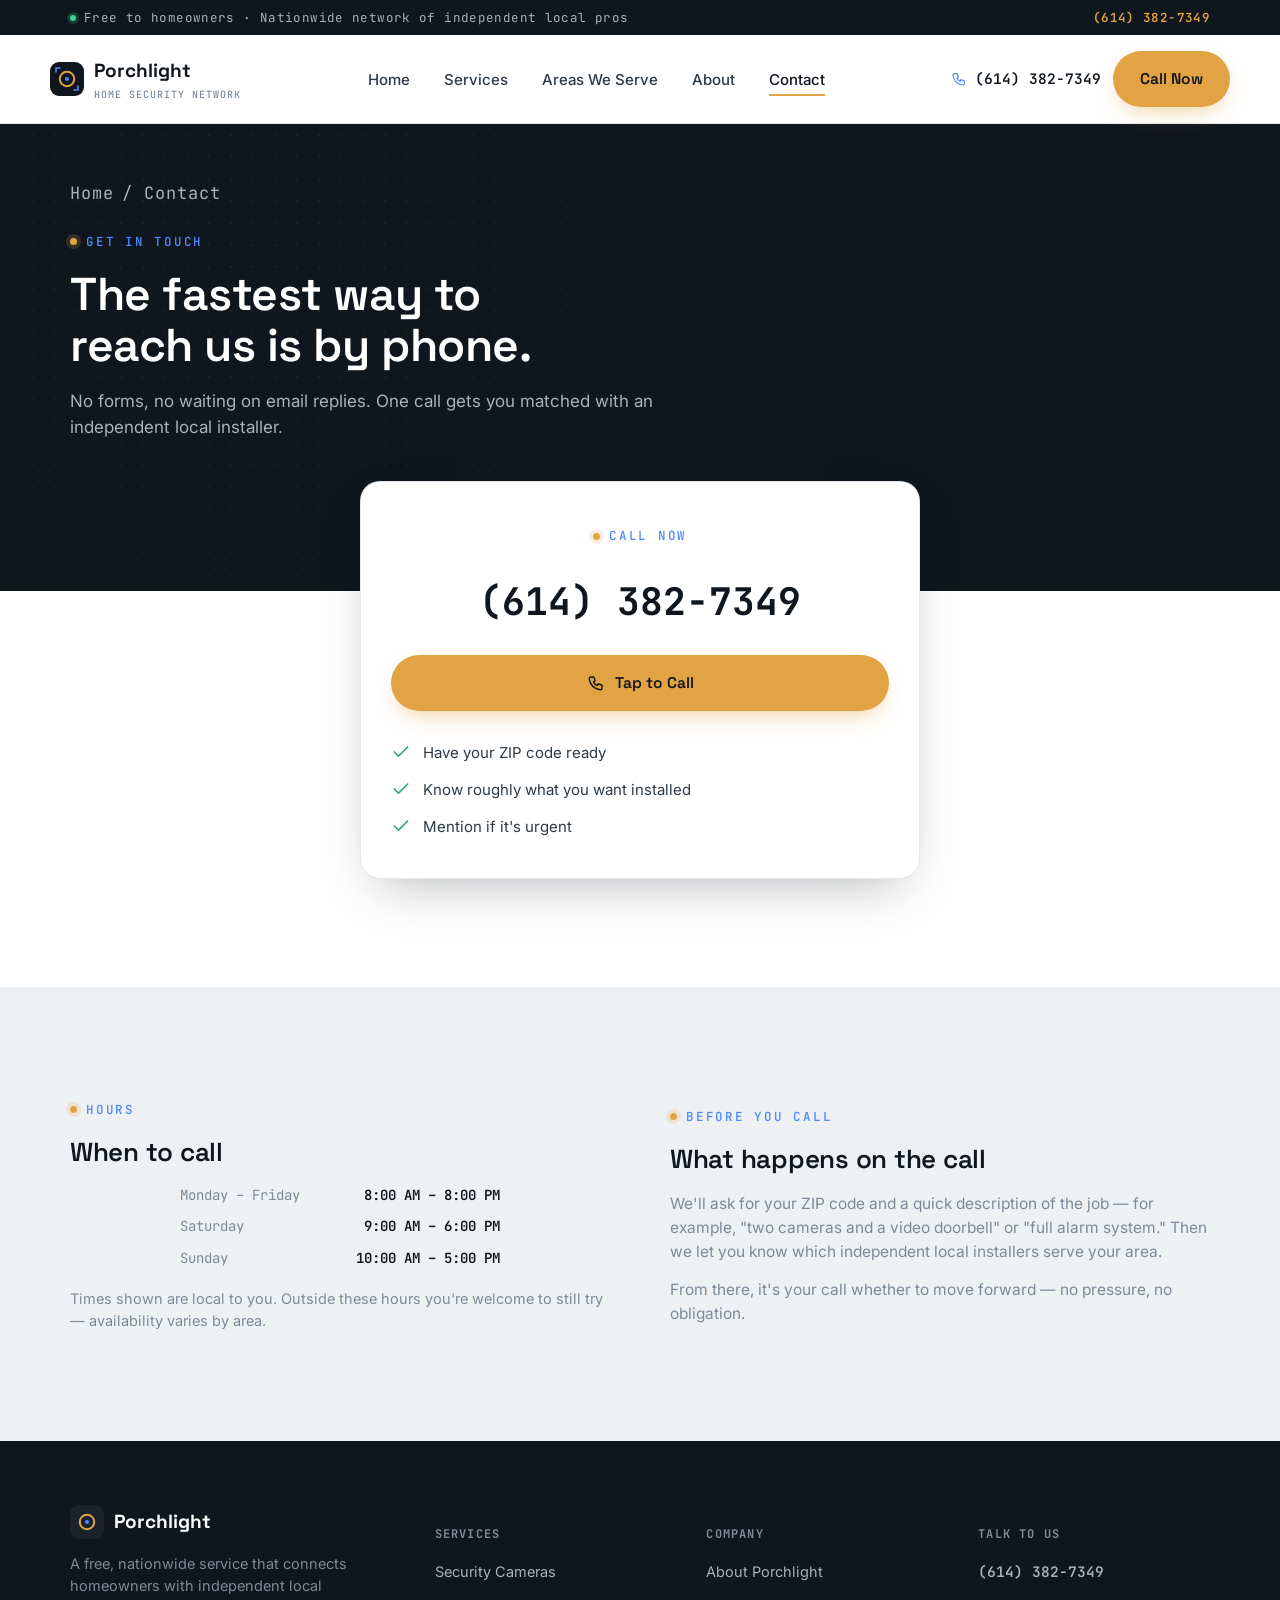
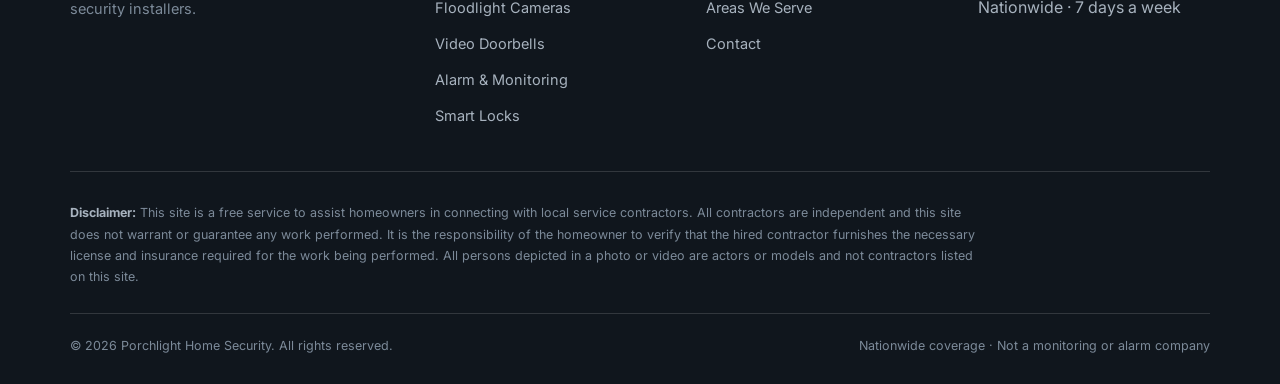
<file: contact.html>
<!DOCTYPE html>
<html lang="en">
<head>
<meta charset="UTF-8">
<script>document.documentElement.classList.add("js")</script>
<meta name="viewport" content="width=device-width, initial-scale=1.0">
<title>Contact Porchlight | Call (614) 382-7349</title>
<meta name="description" content="Call Porchlight Home Security at (614) 382-7349 to get matched with an independent local security installer near you. Free, nationwide, no obligation.">
<link rel="canonical" href="https://www.porchlighthomesecurity.com/contact.html">
<meta name="theme-color" content="#10161D">
<link rel="preconnect" href="https://fonts.googleapis.com">
<link rel="preconnect" href="https://fonts.gstatic.com" crossorigin>
<link href="https://fonts.googleapis.com/css2?family=Space+Grotesk:wght@500;600;700&family=Inter:wght@400;500;600;700&family=JetBrains+Mono:wght@400;500;600&display=swap" rel="stylesheet">
<link rel="stylesheet" href="style.css">
</head>
<body>

<div class="topbar">
  <div class="container">
    <span class="topbar-msg"><span class="dot" aria-hidden="true"></span><span class="short">Free to homeowners</span><span class="full">Free to homeowners &middot; Nationwide network of independent local pros</span></span>
    <a class="topbar-phone" href="tel:+16143827349">(614) 382-7349</a>
  </div>
</div>

<header class="site-header">
  <nav class="nav container">
    <a href="index.html" class="brand" aria-label="Porchlight Home Security — home">
      <svg class="brand-mark" viewBox="0 0 34 34" fill="none" aria-hidden="true">
        <rect width="34" height="34" rx="9" fill="#10161D"/>
        <circle cx="17" cy="17" r="7.2" fill="none" stroke="#E2A345" stroke-width="2"/>
        <circle cx="17" cy="17" r="2.1" fill="#4F86FF"/>
        <path d="M6 10 L6 6 L10 6" stroke="#4F86FF" stroke-width="1.6" fill="none" stroke-linecap="round" stroke-linejoin="round"/>
        <path d="M28 24 L28 28 L24 28" stroke="#4F86FF" stroke-width="1.6" fill="none" stroke-linecap="round" stroke-linejoin="round"/>
      </svg>
      <span>Porchlight<small>Home Security Network</small></span>
    </a>
    <ul class="nav-links">
      <li><a href="index.html">Home</a></li>
      <li><a href="services.html">Services</a></li>
      <li><a href="service-areas.html">Areas We Serve</a></li>
      <li><a href="about.html">About</a></li>
      <li><a href="contact.html" aria-current="page">Contact</a></li>
    </ul>
    <div class="nav-actions">
      <a class="nav-phone" href="tel:+16143827349">
        <svg viewBox="0 0 24 24" fill="none" stroke="currentColor" stroke-width="1.8" stroke-linecap="round" stroke-linejoin="round" aria-hidden="true"><path d="M5 4h4l2 5-2.5 1.5a11 11 0 0 0 5 5L15 13l5 2v4a2 2 0 0 1-2 2A16 16 0 0 1 3 6a2 2 0 0 1 2-2Z"/></svg>
        (614) 382-7349
      </a>
      <a class="btn btn-call" href="tel:+16143827349">Call Now</a>
      <button class="menu-toggle" aria-label="Toggle menu" aria-expanded="false">
        <svg viewBox="0 0 24 24" fill="none" stroke="currentColor" stroke-width="1.8" stroke-linecap="round" aria-hidden="true"><path d="M4 7h16M4 12h16M4 17h16"/></svg>
      </button>
    </div>
  </nav>
  <div class="mobile-panel container">
    <a href="index.html">Home</a>
    <a href="services.html">Services</a>
    <a href="service-areas.html">Areas We Serve</a>
    <a href="about.html">About</a>
    <a href="contact.html" aria-current="page">Contact</a>
  </div>
</header>

<main>

  <section class="page-hero" style="padding-bottom:150px;">
    <div class="container">
      <p class="crumb"><a href="index.html">Home</a> / Contact</p>
      <span class="eyebrow">Get in touch</span>
      <h1>The fastest way to reach us is by phone.</h1>
      <p>No forms, no waiting on email replies. One call gets you matched with an independent local installer.</p>
    </div>
  </section>

  <section class="section" style="padding-top:0;">
    <div class="container">
      <div class="contact-card reveal">
        <span class="eyebrow">Call now</span>
        <a class="big-phone" href="tel:+16143827349">(614) 382-7349</a>
        <a class="btn btn-call btn-block" href="tel:+16143827349">
          <svg viewBox="0 0 24 24" fill="none" stroke="currentColor" stroke-width="1.8" stroke-linecap="round" stroke-linejoin="round" aria-hidden="true"><path d="M5 4h4l2 5-2.5 1.5a11 11 0 0 0 5 5L15 13l5 2v4a2 2 0 0 1-2 2A16 16 0 0 1 3 6a2 2 0 0 1 2-2Z"/></svg>
          Tap to Call
        </a>
        <ul class="checklist">
          <li><svg viewBox="0 0 24 24" fill="none" stroke="currentColor" stroke-width="2" stroke-linecap="round" stroke-linejoin="round"><path d="M20 6 9 17l-5-5"/></svg> Have your ZIP code ready</li>
          <li><svg viewBox="0 0 24 24" fill="none" stroke="currentColor" stroke-width="2" stroke-linecap="round" stroke-linejoin="round"><path d="M20 6 9 17l-5-5"/></svg> Know roughly what you want installed</li>
          <li><svg viewBox="0 0 24 24" fill="none" stroke="currentColor" stroke-width="2" stroke-linecap="round" stroke-linejoin="round"><path d="M20 6 9 17l-5-5"/></svg> Mention if it's urgent</li>
        </ul>
      </div>
    </div>
  </section>

  <section class="section section-fog">
    <div class="container">
      <div class="split">
        <div class="reveal">
          <span class="eyebrow">Hours</span>
          <h2 style="font-size:26px; margin-bottom:18px;">When to call</h2>
          <div class="hours-grid">
            <span>Monday – Friday</span><span>8:00 AM – 8:00 PM</span>
            <span>Saturday</span><span>9:00 AM – 6:00 PM</span>
            <span>Sunday</span><span>10:00 AM – 5:00 PM</span>
          </div>
          <p style="color:var(--mist); font-size:14.5px; margin-top:18px;">Times shown are local to you. Outside these hours you're welcome to still try — availability varies by area.</p>
        </div>
        <div class="reveal">
          <span class="eyebrow">Before you call</span>
          <h2 style="font-size:26px; margin-bottom:18px;">What happens on the call</h2>
          <p style="color:var(--mist); font-size:15.5px; margin-bottom:14px;">We'll ask for your ZIP code and a quick description of the job — for example, "two cameras and a video doorbell" or "full alarm system." Then we let you know which independent local installers serve your area.</p>
          <p style="color:var(--mist); font-size:15.5px;">From there, it's your call whether to move forward — no pressure, no obligation.</p>
        </div>
      </div>
    </div>
  </section>

</main>

<footer class="site-footer">
  <div class="container">
    <div class="footer-grid">
      <div class="footer-brand">
        <a href="index.html" class="brand">
          <svg class="brand-mark" viewBox="0 0 34 34" fill="none" aria-hidden="true">
            <rect width="34" height="34" rx="9" fill="#1A222C"/>
            <circle cx="17" cy="17" r="7.2" fill="none" stroke="#E2A345" stroke-width="2"/>
            <circle cx="17" cy="17" r="2.1" fill="#4F86FF"/>
          </svg>
          Porchlight
        </a>
        <p>A free, nationwide service that connects homeowners with independent local security installers.</p>
      </div>
      <div class="footer-col">
        <h5>Services</h5>
        <ul>
          <li><a href="services.html#cameras">Security Cameras</a></li>
          <li><a href="services.html#floodlight">Floodlight Cameras</a></li>
          <li><a href="services.html#doorbells">Video Doorbells</a></li>
          <li><a href="services.html#alarms">Alarm &amp; Monitoring</a></li>
          <li><a href="services.html#locks">Smart Locks</a></li>
        </ul>
      </div>
      <div class="footer-col">
        <h5>Company</h5>
        <ul>
          <li><a href="about.html">About Porchlight</a></li>
          <li><a href="service-areas.html">Areas We Serve</a></li>
          <li><a href="contact.html">Contact</a></li>
        </ul>
      </div>
      <div class="footer-col">
        <h5>Talk to us</h5>
        <ul>
          <li><a class="footer-phone" href="tel:+16143827349">(614) 382-7349</a></li>
          <li>Nationwide &middot; 7 days a week</li>
        </ul>
      </div>
    </div>
    <p class="disclaimer">
      <strong>Disclaimer:</strong> This site is a free service to assist homeowners in connecting with local service contractors. All contractors are independent and this site does not warrant or guarantee any work performed. It is the responsibility of the homeowner to verify that the hired contractor furnishes the necessary license and insurance required for the work being performed. All persons depicted in a photo or video are actors or models and not contractors listed on this site.
    </p>
    <div class="footer-bottom">
      <span>&copy; <span data-year>2026</span> Porchlight Home Security. All rights reserved.</span>
      <span>Nationwide coverage &middot; Not a monitoring or alarm company</span>
    </div>
  </div>
</footer>

<div class="mobile-callbar">
  <a class="btn btn-call" href="tel:+16143827349">Call (614) 382-7349</a>
</div>

<script src="main.js"></script>
</body>
</html>
</file>
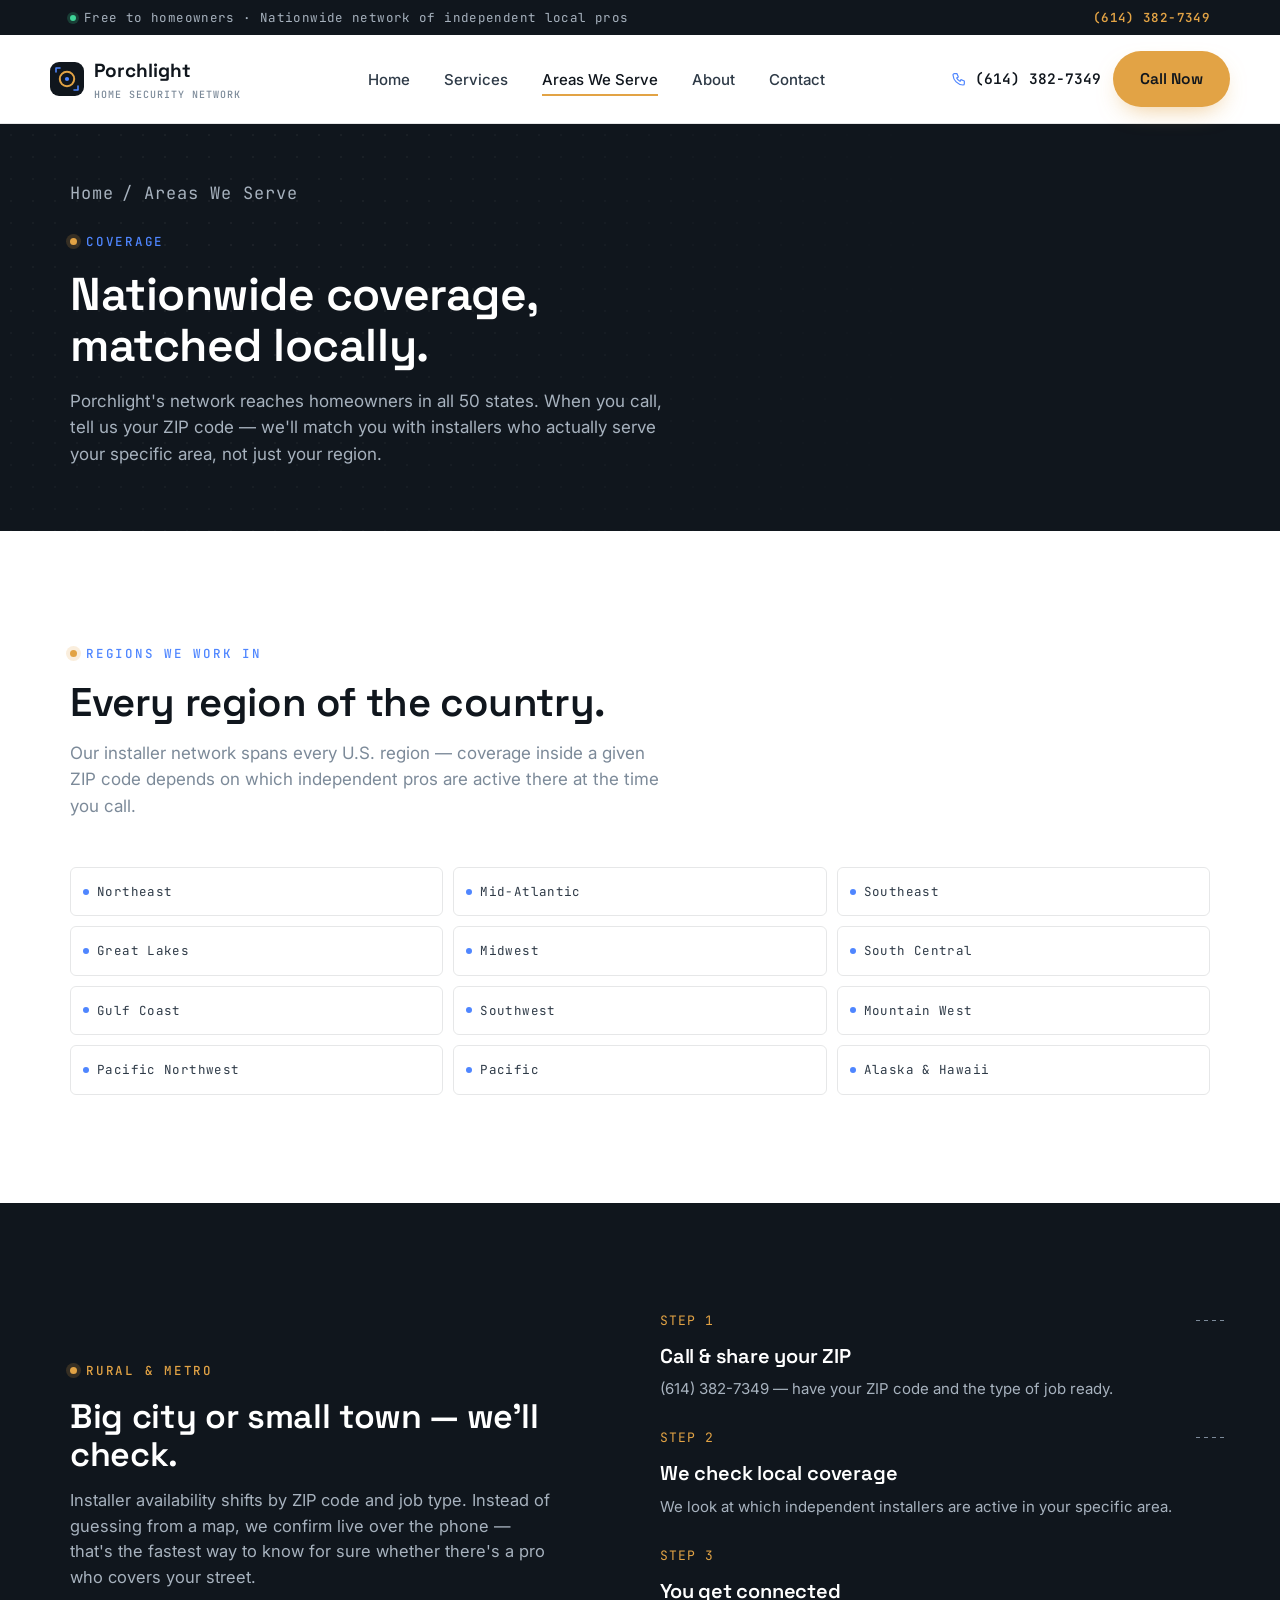
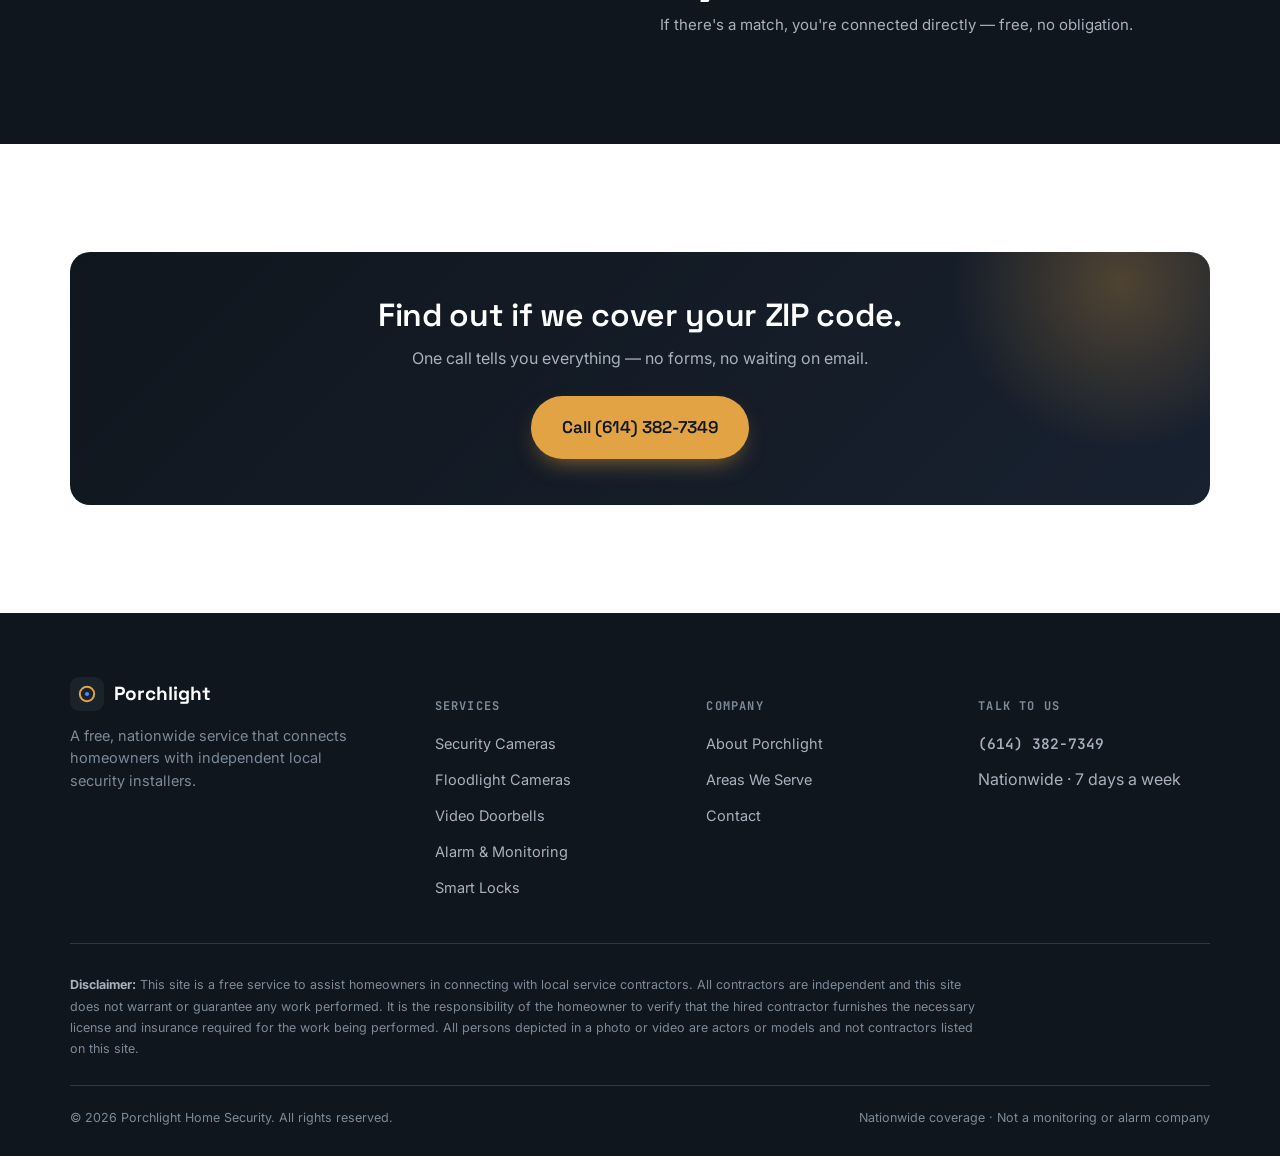
<file: service-areas.html>
<!DOCTYPE html>
<html lang="en">
<head>
<meta charset="UTF-8">
<script>document.documentElement.classList.add("js")</script>
<meta name="viewport" content="width=device-width, initial-scale=1.0">
<title>Areas We Serve | Nationwide Home Security Installers | Porchlight</title>
<meta name="description" content="Porchlight connects homeowners with independent local security installers across all 50 states. Call with your ZIP code to find installers who serve your area.">
<meta name="keywords" content="home security installer near me, nationwide security installation, security camera installer by state">
<link rel="canonical" href="https://www.porchlighthomesecurity.com/service-areas.html">
<meta name="theme-color" content="#10161D">
<link rel="preconnect" href="https://fonts.googleapis.com">
<link rel="preconnect" href="https://fonts.gstatic.com" crossorigin>
<link href="https://fonts.googleapis.com/css2?family=Space+Grotesk:wght@500;600;700&family=Inter:wght@400;500;600;700&family=JetBrains+Mono:wght@400;500;600&display=swap" rel="stylesheet">
<link rel="stylesheet" href="style.css">
</head>
<body>

<div class="topbar">
  <div class="container">
    <span class="topbar-msg"><span class="dot" aria-hidden="true"></span><span class="short">Free to homeowners</span><span class="full">Free to homeowners &middot; Nationwide network of independent local pros</span></span>
    <a class="topbar-phone" href="tel:+16143827349">(614) 382-7349</a>
  </div>
</div>

<header class="site-header">
  <nav class="nav container">
    <a href="index.html" class="brand" aria-label="Porchlight Home Security — home">
      <svg class="brand-mark" viewBox="0 0 34 34" fill="none" aria-hidden="true">
        <rect width="34" height="34" rx="9" fill="#10161D"/>
        <circle cx="17" cy="17" r="7.2" fill="none" stroke="#E2A345" stroke-width="2"/>
        <circle cx="17" cy="17" r="2.1" fill="#4F86FF"/>
        <path d="M6 10 L6 6 L10 6" stroke="#4F86FF" stroke-width="1.6" fill="none" stroke-linecap="round" stroke-linejoin="round"/>
        <path d="M28 24 L28 28 L24 28" stroke="#4F86FF" stroke-width="1.6" fill="none" stroke-linecap="round" stroke-linejoin="round"/>
      </svg>
      <span>Porchlight<small>Home Security Network</small></span>
    </a>
    <ul class="nav-links">
      <li><a href="index.html">Home</a></li>
      <li><a href="services.html">Services</a></li>
      <li><a href="service-areas.html" aria-current="page">Areas We Serve</a></li>
      <li><a href="about.html">About</a></li>
      <li><a href="contact.html">Contact</a></li>
    </ul>
    <div class="nav-actions">
      <a class="nav-phone" href="tel:+16143827349">
        <svg viewBox="0 0 24 24" fill="none" stroke="currentColor" stroke-width="1.8" stroke-linecap="round" stroke-linejoin="round" aria-hidden="true"><path d="M5 4h4l2 5-2.5 1.5a11 11 0 0 0 5 5L15 13l5 2v4a2 2 0 0 1-2 2A16 16 0 0 1 3 6a2 2 0 0 1 2-2Z"/></svg>
        (614) 382-7349
      </a>
      <a class="btn btn-call" href="tel:+16143827349">Call Now</a>
      <button class="menu-toggle" aria-label="Toggle menu" aria-expanded="false">
        <svg viewBox="0 0 24 24" fill="none" stroke="currentColor" stroke-width="1.8" stroke-linecap="round" aria-hidden="true"><path d="M4 7h16M4 12h16M4 17h16"/></svg>
      </button>
    </div>
  </nav>
  <div class="mobile-panel container">
    <a href="index.html">Home</a>
    <a href="services.html">Services</a>
    <a href="service-areas.html" aria-current="page">Areas We Serve</a>
    <a href="about.html">About</a>
    <a href="contact.html">Contact</a>
  </div>
</header>

<main>

  <section class="page-hero">
    <div class="container">
      <p class="crumb"><a href="index.html">Home</a> / Areas We Serve</p>
      <span class="eyebrow">Coverage</span>
      <h1>Nationwide coverage, matched locally.</h1>
      <p>Porchlight's network reaches homeowners in all 50 states. When you call, tell us your ZIP code — we'll match you with installers who actually serve your specific area, not just your region.</p>
    </div>
  </section>

  <section class="section">
    <div class="container">
      <div class="section-head reveal">
        <span class="eyebrow">Regions we work in</span>
        <h2>Every region of the country.</h2>
        <p>Our installer network spans every U.S. region — coverage inside a given ZIP code depends on which independent pros are active there at the time you call.</p>
      </div>
      <div class="region-grid reveal">
        <div class="region-chip">Northeast</div>
        <div class="region-chip">Mid-Atlantic</div>
        <div class="region-chip">Southeast</div>
        <div class="region-chip">Great Lakes</div>
        <div class="region-chip">Midwest</div>
        <div class="region-chip">South Central</div>
        <div class="region-chip">Gulf Coast</div>
        <div class="region-chip">Southwest</div>
        <div class="region-chip">Mountain West</div>
        <div class="region-chip">Pacific Northwest</div>
        <div class="region-chip">Pacific</div>
        <div class="region-chip">Alaska &amp; Hawaii</div>
      </div>
    </div>
  </section>

  <section class="section section-dark">
    <div class="container">
      <div class="coverage-wrap">
        <div class="reveal">
          <span class="eyebrow">Rural &amp; metro</span>
          <h2 style="color:#fff; font-size:clamp(26px,4vw,34px); margin-bottom:14px;">Big city or small town — we'll check.</h2>
          <p style="color:var(--mist-light); font-size:16.5px; max-width:48ch;">Installer availability shifts by ZIP code and job type. Instead of guessing from a map, we confirm live over the phone — that's the fastest way to know for sure whether there's a pro who covers your street.</p>
        </div>
        <div class="steps" style="grid-template-columns:1fr;">
          <div class="step reveal">
            <span class="step-num">STEP 1</span>
            <h3>Call &amp; share your ZIP</h3>
            <p>(614) 382-7349 — have your ZIP code and the type of job ready.</p>
          </div>
          <div class="step reveal">
            <span class="step-num">STEP 2</span>
            <h3>We check local coverage</h3>
            <p>We look at which independent installers are active in your specific area.</p>
          </div>
          <div class="step reveal">
            <span class="step-num">STEP 3</span>
            <h3>You get connected</h3>
            <p>If there's a match, you're connected directly — free, no obligation.</p>
          </div>
        </div>
      </div>
    </div>
  </section>

  <section class="section">
    <div class="container">
      <div class="cta-band reveal">
        <h2>Find out if we cover your ZIP code.</h2>
        <p>One call tells you everything — no forms, no waiting on email.</p>
        <div class="cta-band-actions">
          <a class="btn btn-call" href="tel:+16143827349">Call (614) 382-7349</a>
        </div>
      </div>
    </div>
  </section>

</main>

<footer class="site-footer">
  <div class="container">
    <div class="footer-grid">
      <div class="footer-brand">
        <a href="index.html" class="brand">
          <svg class="brand-mark" viewBox="0 0 34 34" fill="none" aria-hidden="true">
            <rect width="34" height="34" rx="9" fill="#1A222C"/>
            <circle cx="17" cy="17" r="7.2" fill="none" stroke="#E2A345" stroke-width="2"/>
            <circle cx="17" cy="17" r="2.1" fill="#4F86FF"/>
          </svg>
          Porchlight
        </a>
        <p>A free, nationwide service that connects homeowners with independent local security installers.</p>
      </div>
      <div class="footer-col">
        <h5>Services</h5>
        <ul>
          <li><a href="services.html#cameras">Security Cameras</a></li>
          <li><a href="services.html#floodlight">Floodlight Cameras</a></li>
          <li><a href="services.html#doorbells">Video Doorbells</a></li>
          <li><a href="services.html#alarms">Alarm &amp; Monitoring</a></li>
          <li><a href="services.html#locks">Smart Locks</a></li>
        </ul>
      </div>
      <div class="footer-col">
        <h5>Company</h5>
        <ul>
          <li><a href="about.html">About Porchlight</a></li>
          <li><a href="service-areas.html">Areas We Serve</a></li>
          <li><a href="contact.html">Contact</a></li>
        </ul>
      </div>
      <div class="footer-col">
        <h5>Talk to us</h5>
        <ul>
          <li><a class="footer-phone" href="tel:+16143827349">(614) 382-7349</a></li>
          <li>Nationwide &middot; 7 days a week</li>
        </ul>
      </div>
    </div>
    <p class="disclaimer">
      <strong>Disclaimer:</strong> This site is a free service to assist homeowners in connecting with local service contractors. All contractors are independent and this site does not warrant or guarantee any work performed. It is the responsibility of the homeowner to verify that the hired contractor furnishes the necessary license and insurance required for the work being performed. All persons depicted in a photo or video are actors or models and not contractors listed on this site.
    </p>
    <div class="footer-bottom">
      <span>&copy; <span data-year>2026</span> Porchlight Home Security. All rights reserved.</span>
      <span>Nationwide coverage &middot; Not a monitoring or alarm company</span>
    </div>
  </div>
</footer>

<div class="mobile-callbar">
  <a class="btn btn-call" href="tel:+16143827349">Call (614) 382-7349</a>
</div>

<script src="main.js"></script>
</body>
</html>
</file>
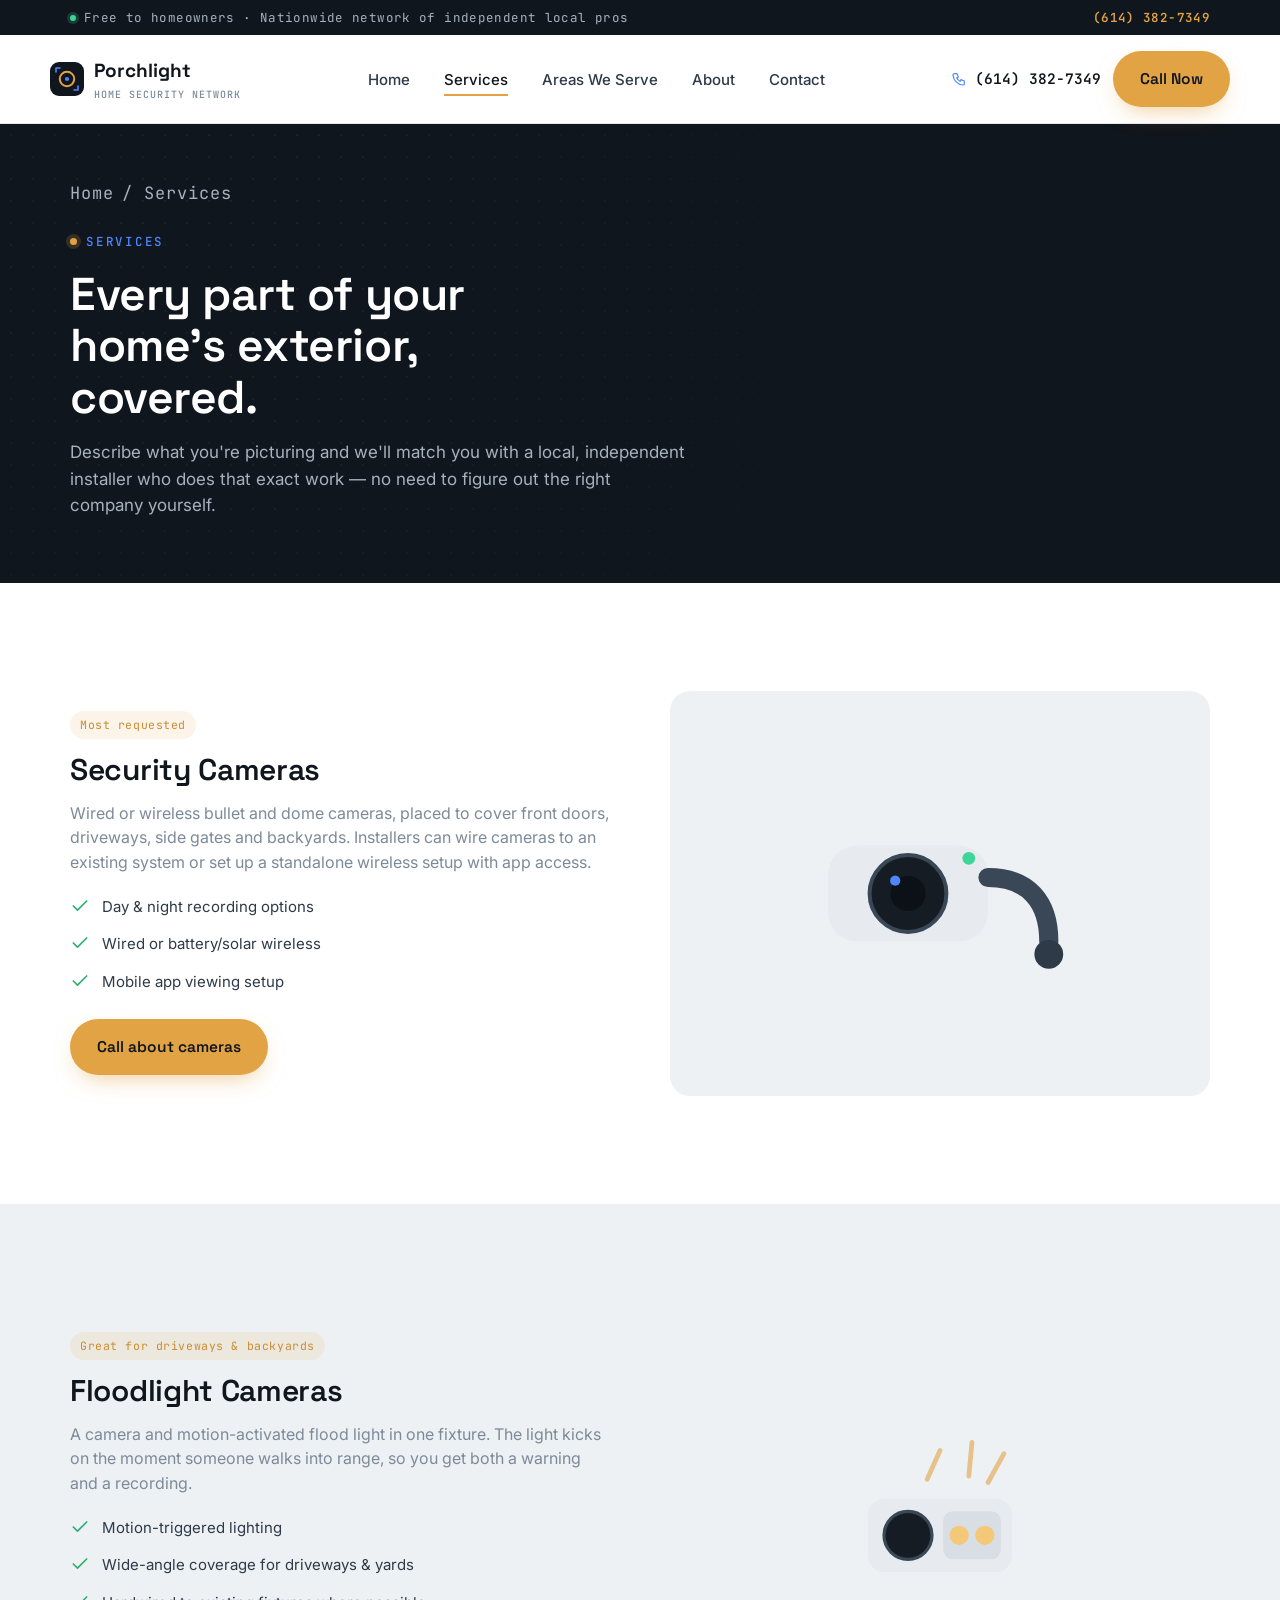
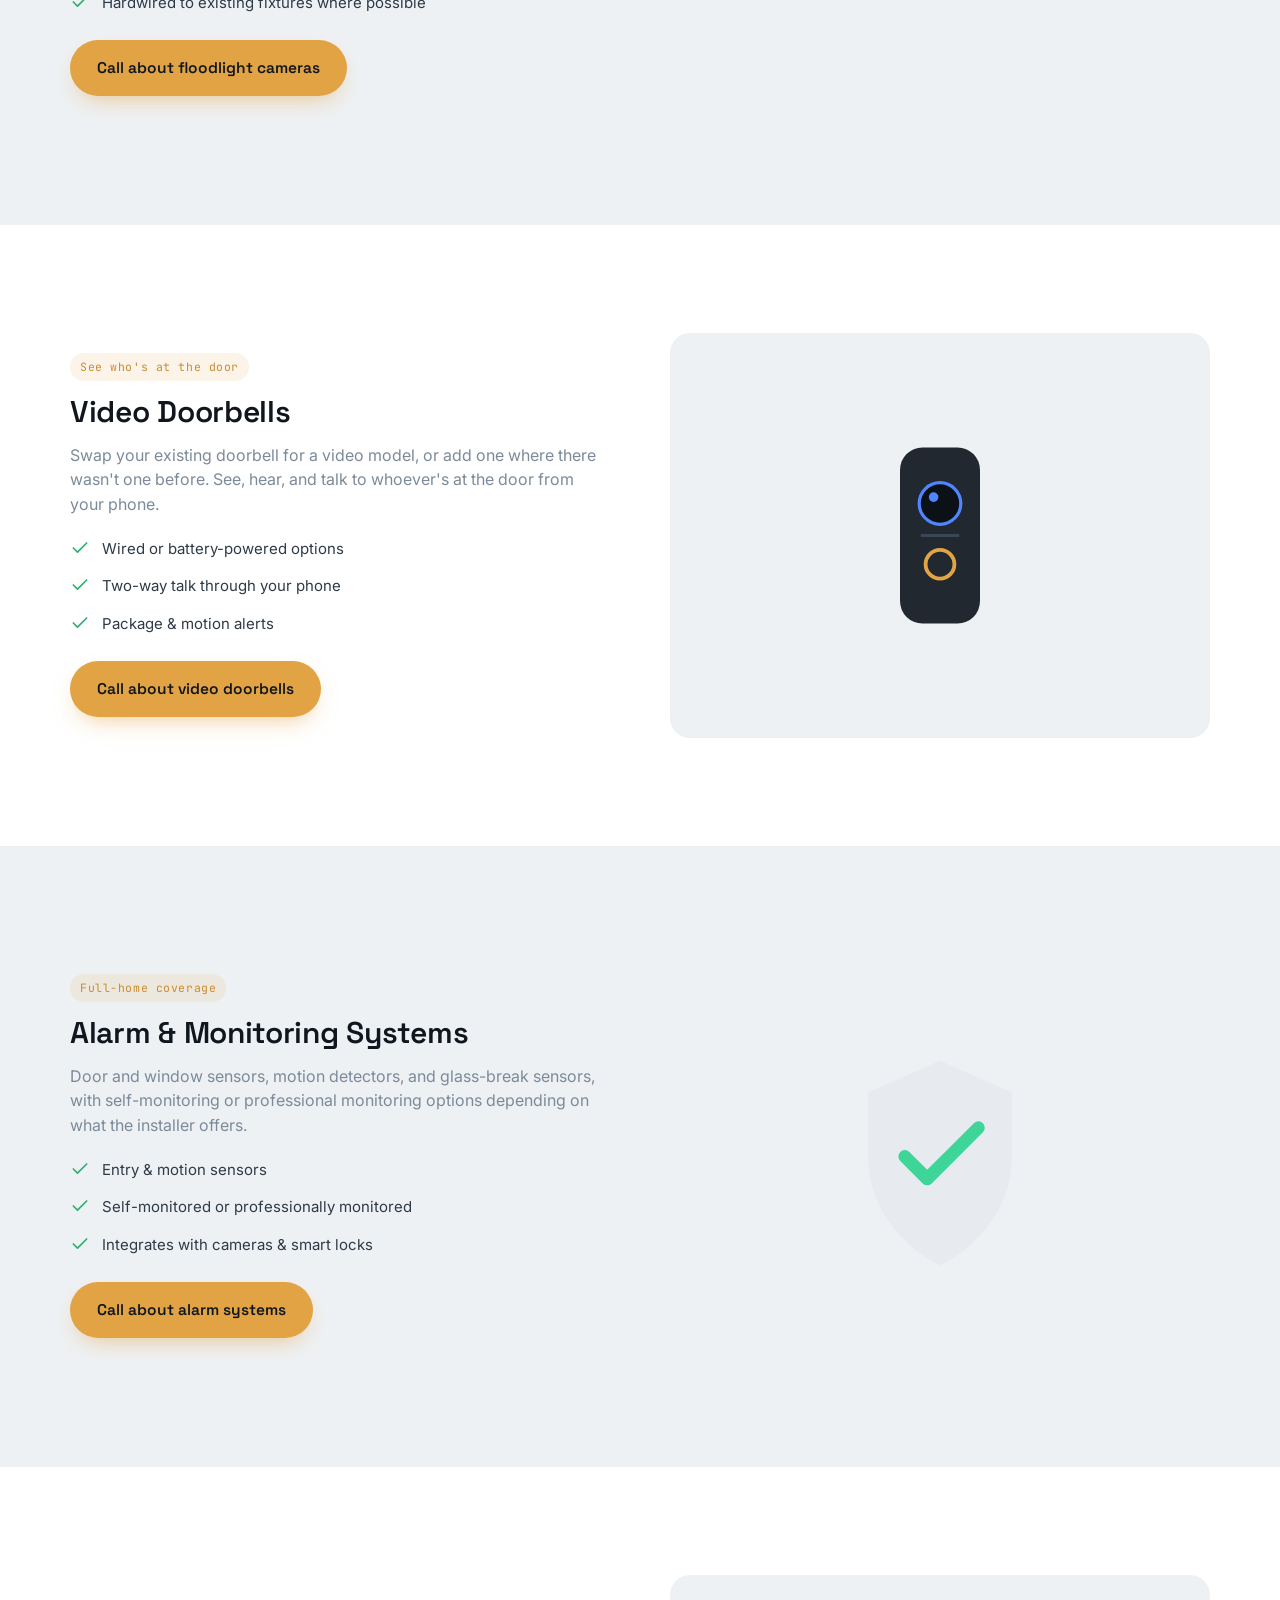
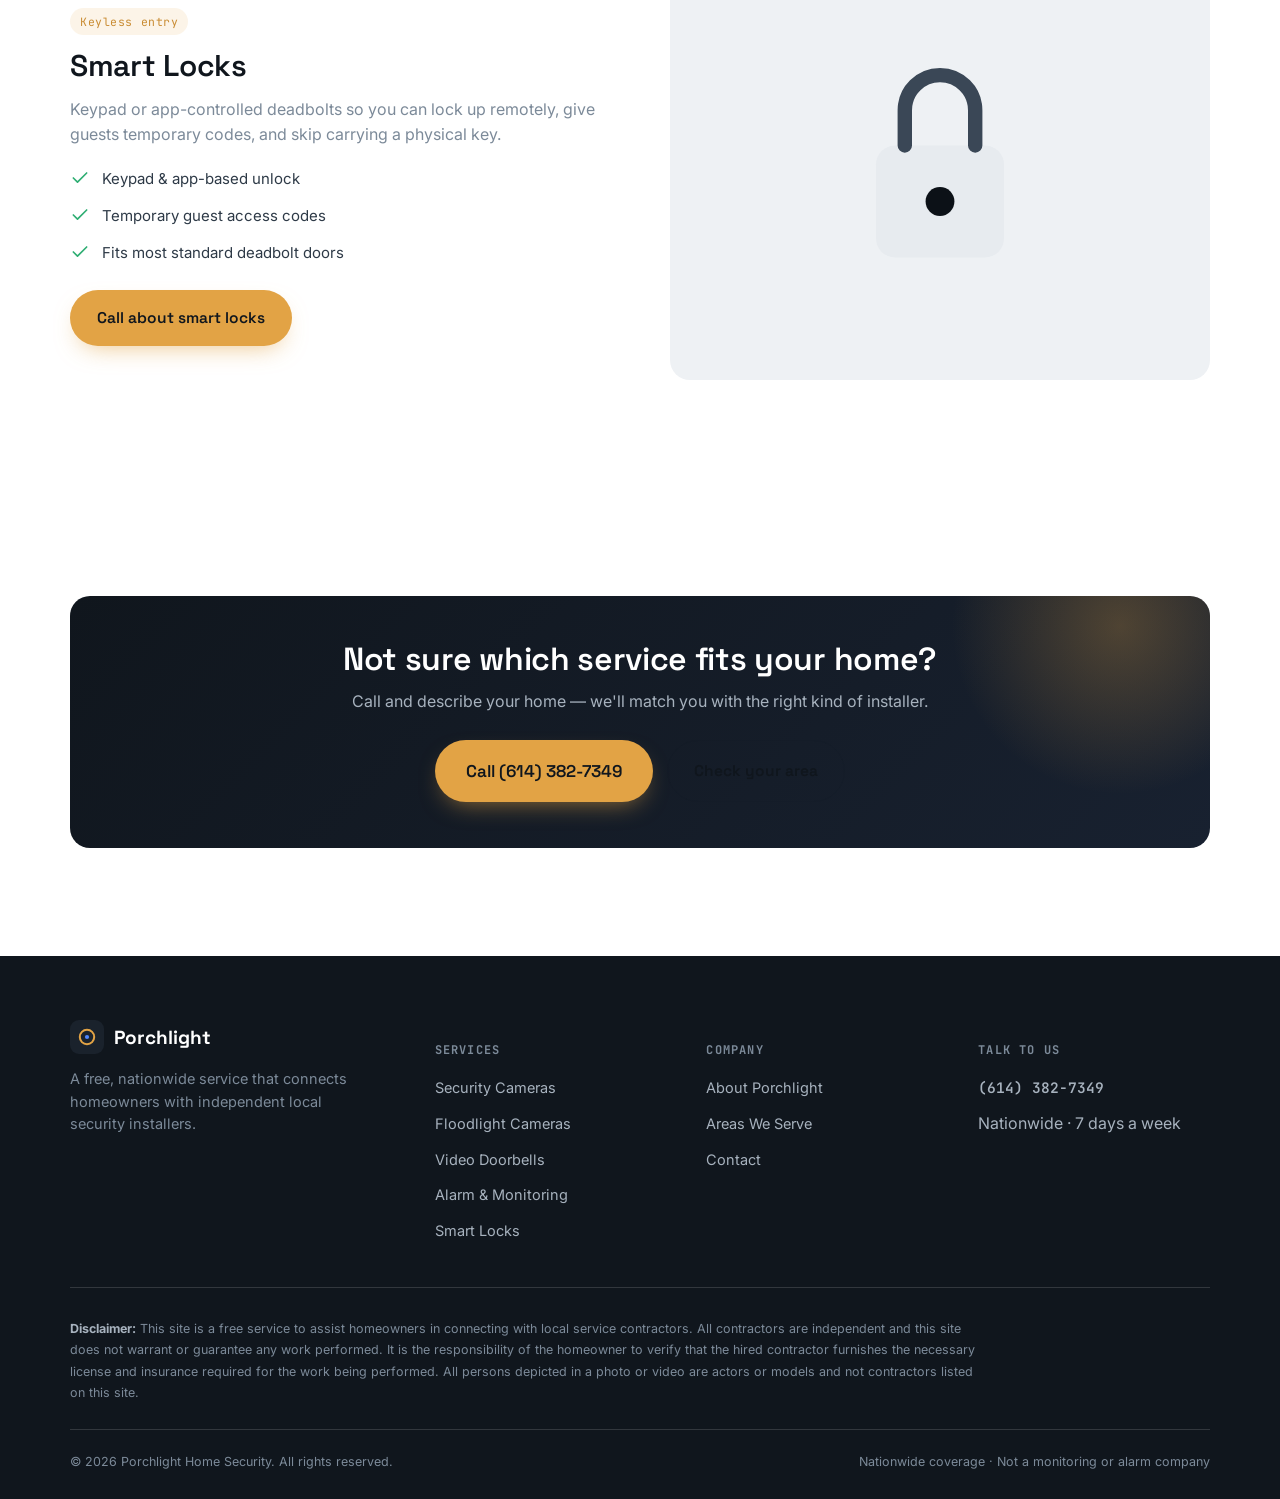
<file: services.html>
<!DOCTYPE html>
<html lang="en">
<head>
<meta charset="UTF-8">
<script>document.documentElement.classList.add("js")</script>
<meta name="viewport" content="width=device-width, initial-scale=1.0">
<title>Security Camera, Floodlight, Doorbell &amp; Alarm Installation Services | Porchlight</title>
<meta name="description" content="Compare home security services available nationwide through Porchlight's independent local installers: security cameras, floodlight cameras, video doorbells, alarm monitoring and smart locks.">
<meta name="keywords" content="security camera installation services, floodlight camera installer, video doorbell installation, alarm system installer, smart lock installation">
<link rel="canonical" href="https://www.porchlighthomesecurity.com/services.html">
<meta name="theme-color" content="#10161D">
<link rel="preconnect" href="https://fonts.googleapis.com">
<link rel="preconnect" href="https://fonts.gstatic.com" crossorigin>
<link href="https://fonts.googleapis.com/css2?family=Space+Grotesk:wght@500;600;700&family=Inter:wght@400;500;600;700&family=JetBrains+Mono:wght@400;500;600&display=swap" rel="stylesheet">
<link rel="stylesheet" href="style.css">
</head>
<body>

<div class="topbar">
  <div class="container">
    <span class="topbar-msg"><span class="dot" aria-hidden="true"></span><span class="short">Free to homeowners</span><span class="full">Free to homeowners &middot; Nationwide network of independent local pros</span></span>
    <a class="topbar-phone" href="tel:+16143827349">(614) 382-7349</a>
  </div>
</div>

<header class="site-header">
  <nav class="nav container">
    <a href="index.html" class="brand" aria-label="Porchlight Home Security — home">
      <svg class="brand-mark" viewBox="0 0 34 34" fill="none" aria-hidden="true">
        <rect width="34" height="34" rx="9" fill="#10161D"/>
        <circle cx="17" cy="17" r="7.2" fill="none" stroke="#E2A345" stroke-width="2"/>
        <circle cx="17" cy="17" r="2.1" fill="#4F86FF"/>
        <path d="M6 10 L6 6 L10 6" stroke="#4F86FF" stroke-width="1.6" fill="none" stroke-linecap="round" stroke-linejoin="round"/>
        <path d="M28 24 L28 28 L24 28" stroke="#4F86FF" stroke-width="1.6" fill="none" stroke-linecap="round" stroke-linejoin="round"/>
      </svg>
      <span>Porchlight<small>Home Security Network</small></span>
    </a>
    <ul class="nav-links">
      <li><a href="index.html">Home</a></li>
      <li><a href="services.html" aria-current="page">Services</a></li>
      <li><a href="service-areas.html">Areas We Serve</a></li>
      <li><a href="about.html">About</a></li>
      <li><a href="contact.html">Contact</a></li>
    </ul>
    <div class="nav-actions">
      <a class="nav-phone" href="tel:+16143827349">
        <svg viewBox="0 0 24 24" fill="none" stroke="currentColor" stroke-width="1.8" stroke-linecap="round" stroke-linejoin="round" aria-hidden="true"><path d="M5 4h4l2 5-2.5 1.5a11 11 0 0 0 5 5L15 13l5 2v4a2 2 0 0 1-2 2A16 16 0 0 1 3 6a2 2 0 0 1 2-2Z"/></svg>
        (614) 382-7349
      </a>
      <a class="btn btn-call" href="tel:+16143827349">Call Now</a>
      <button class="menu-toggle" aria-label="Toggle menu" aria-expanded="false">
        <svg viewBox="0 0 24 24" fill="none" stroke="currentColor" stroke-width="1.8" stroke-linecap="round" aria-hidden="true"><path d="M4 7h16M4 12h16M4 17h16"/></svg>
      </button>
    </div>
  </nav>
  <div class="mobile-panel container">
    <a href="index.html">Home</a>
    <a href="services.html" aria-current="page">Services</a>
    <a href="service-areas.html">Areas We Serve</a>
    <a href="about.html">About</a>
    <a href="contact.html">Contact</a>
  </div>
</header>

<main>

  <section class="page-hero">
    <div class="container">
      <p class="crumb"><a href="index.html">Home</a> / Services</p>
      <span class="eyebrow">Services</span>
      <h1>Every part of your home's exterior, covered.</h1>
      <p>Describe what you're picturing and we'll match you with a local, independent installer who does that exact work — no need to figure out the right company yourself.</p>
    </div>
  </section>

  <section class="section" id="cameras">
    <div class="container">
      <div class="split">
        <div class="reveal">
          <span class="card-tag">Most requested</span>
          <h2 style="font-size:30px; margin-bottom:14px;">Security Cameras</h2>
          <p style="color:var(--mist); font-size:16px; margin-bottom:20px;">Wired or wireless bullet and dome cameras, placed to cover front doors, driveways, side gates and backyards. Installers can wire cameras to an existing system or set up a standalone wireless setup with app access.</p>
          <ul class="checklist" style="margin-top:0;">
            <li><svg viewBox="0 0 24 24" fill="none" stroke="currentColor" stroke-width="2" stroke-linecap="round" stroke-linejoin="round"><path d="M20 6 9 17l-5-5"/></svg> Day &amp; night recording options</li>
            <li><svg viewBox="0 0 24 24" fill="none" stroke="currentColor" stroke-width="2" stroke-linecap="round" stroke-linejoin="round"><path d="M20 6 9 17l-5-5"/></svg> Wired or battery/solar wireless</li>
            <li><svg viewBox="0 0 24 24" fill="none" stroke="currentColor" stroke-width="2" stroke-linecap="round" stroke-linejoin="round"><path d="M20 6 9 17l-5-5"/></svg> Mobile app viewing setup</li>
          </ul>
          <a class="btn btn-call" style="margin-top:26px;" href="tel:+16143827349">Call about cameras</a>
        </div>
        <div class="split-figure reveal">
          <svg viewBox="0 0 200 200" fill="none" aria-hidden="true">
            <rect x="30" y="70" width="100" height="60" rx="18" fill="#E7EBEF"/>
            <circle cx="80" cy="100" r="24" fill="#151C24"/>
            <circle cx="80" cy="100" r="24" fill="none" stroke="#3A4756" stroke-width="2.5"/>
            <circle cx="80" cy="100" r="11" fill="#0C1117"/>
            <circle cx="72" cy="92" r="3.2" fill="#4F86FF"/>
            <path d="M130 90 C155 90 168 105 168 130" stroke="#3A4756" stroke-width="12" fill="none" stroke-linecap="round"/>
            <circle cx="168" cy="138" r="9" fill="#2E3A47"/>
            <circle cx="118" cy="78" r="4" fill="#3ED598"/>
          </svg>
        </div>
      </div>
    </div>
  </section>

  <section class="section section-fog" id="floodlight">
    <div class="container">
      <div class="split">
        <div class="split-figure reveal" style="order:2;">
          <svg viewBox="0 0 200 200" fill="none" aria-hidden="true">
            <rect x="55" y="90" width="90" height="46" rx="10" fill="#E7EBEF"/>
            <circle cx="80" cy="113" r="15" fill="#151C24"/>
            <circle cx="80" cy="113" r="15" fill="none" stroke="#3A4756" stroke-width="2"/>
            <rect x="102" y="98" width="36" height="30" rx="6" fill="#D8DEE4"/>
            <circle cx="112" cy="113" r="6" fill="#F4C879"/>
            <circle cx="128" cy="113" r="6" fill="#F4C879"/>
            <path d="M100 60 L92 78 M120 55 L118 76 M140 62 L130 80" stroke="#E2A345" stroke-width="3" stroke-linecap="round" opacity="0.6"/>
          </svg>
        </div>
        <div class="reveal" style="order:1;">
          <span class="card-tag">Great for driveways &amp; backyards</span>
          <h2 style="font-size:30px; margin-bottom:14px;">Floodlight Cameras</h2>
          <p style="color:var(--mist); font-size:16px; margin-bottom:20px;">A camera and motion-activated flood light in one fixture. The light kicks on the moment someone walks into range, so you get both a warning and a recording.</p>
          <ul class="checklist" style="margin-top:0;">
            <li><svg viewBox="0 0 24 24" fill="none" stroke="currentColor" stroke-width="2" stroke-linecap="round" stroke-linejoin="round"><path d="M20 6 9 17l-5-5"/></svg> Motion-triggered lighting</li>
            <li><svg viewBox="0 0 24 24" fill="none" stroke="currentColor" stroke-width="2" stroke-linecap="round" stroke-linejoin="round"><path d="M20 6 9 17l-5-5"/></svg> Wide-angle coverage for driveways &amp; yards</li>
            <li><svg viewBox="0 0 24 24" fill="none" stroke="currentColor" stroke-width="2" stroke-linecap="round" stroke-linejoin="round"><path d="M20 6 9 17l-5-5"/></svg> Hardwired to existing fixtures where possible</li>
          </ul>
          <a class="btn btn-call" style="margin-top:26px;" href="tel:+16143827349">Call about floodlight cameras</a>
        </div>
      </div>
    </div>
  </section>

  <section class="section" id="doorbells">
    <div class="container">
      <div class="split">
        <div class="reveal">
          <span class="card-tag">See who's at the door</span>
          <h2 style="font-size:30px; margin-bottom:14px;">Video Doorbells</h2>
          <p style="color:var(--mist); font-size:16px; margin-bottom:20px;">Swap your existing doorbell for a video model, or add one where there wasn't one before. See, hear, and talk to whoever's at the door from your phone.</p>
          <ul class="checklist" style="margin-top:0;">
            <li><svg viewBox="0 0 24 24" fill="none" stroke="currentColor" stroke-width="2" stroke-linecap="round" stroke-linejoin="round"><path d="M20 6 9 17l-5-5"/></svg> Wired or battery-powered options</li>
            <li><svg viewBox="0 0 24 24" fill="none" stroke="currentColor" stroke-width="2" stroke-linecap="round" stroke-linejoin="round"><path d="M20 6 9 17l-5-5"/></svg> Two-way talk through your phone</li>
            <li><svg viewBox="0 0 24 24" fill="none" stroke="currentColor" stroke-width="2" stroke-linecap="round" stroke-linejoin="round"><path d="M20 6 9 17l-5-5"/></svg> Package &amp; motion alerts</li>
          </ul>
          <a class="btn btn-call" style="margin-top:26px;" href="tel:+16143827349">Call about video doorbells</a>
        </div>
        <div class="split-figure reveal">
          <svg viewBox="0 0 200 200" fill="none" aria-hidden="true">
            <rect x="75" y="45" width="50" height="110" rx="14" fill="#22282F"/>
            <circle cx="100" cy="80" r="13" fill="#0C1117"/>
            <circle cx="100" cy="80" r="13" fill="none" stroke="#4F86FF" stroke-width="2"/>
            <circle cx="96" cy="76" r="3" fill="#4F86FF"/>
            <circle cx="100" cy="118" r="9" fill="none" stroke="#E2A345" stroke-width="2.4"/>
            <line x1="88" y1="100" x2="112" y2="100" stroke="#3A4756" stroke-width="2"/>
          </svg>
        </div>
      </div>
    </div>
  </section>

  <section class="section section-fog" id="alarms">
    <div class="container">
      <div class="split">
        <div class="split-figure reveal" style="order:2;">
          <svg viewBox="0 0 200 200" fill="none" aria-hidden="true">
            <path d="M100 40 55 60v40c0 34 24 58 45 68 21-10 45-34 45-68V60L100 40Z" fill="#E7EBEF"/>
            <path d="M78 100 92 114 124 82" stroke="#3ED598" stroke-width="8" fill="none" stroke-linecap="round" stroke-linejoin="round"/>
          </svg>
        </div>
        <div class="reveal" style="order:1;">
          <span class="card-tag">Full-home coverage</span>
          <h2 style="font-size:30px; margin-bottom:14px;">Alarm &amp; Monitoring Systems</h2>
          <p style="color:var(--mist); font-size:16px; margin-bottom:20px;">Door and window sensors, motion detectors, and glass-break sensors, with self-monitoring or professional monitoring options depending on what the installer offers.</p>
          <ul class="checklist" style="margin-top:0;">
            <li><svg viewBox="0 0 24 24" fill="none" stroke="currentColor" stroke-width="2" stroke-linecap="round" stroke-linejoin="round"><path d="M20 6 9 17l-5-5"/></svg> Entry &amp; motion sensors</li>
            <li><svg viewBox="0 0 24 24" fill="none" stroke="currentColor" stroke-width="2" stroke-linecap="round" stroke-linejoin="round"><path d="M20 6 9 17l-5-5"/></svg> Self-monitored or professionally monitored</li>
            <li><svg viewBox="0 0 24 24" fill="none" stroke="currentColor" stroke-width="2" stroke-linecap="round" stroke-linejoin="round"><path d="M20 6 9 17l-5-5"/></svg> Integrates with cameras &amp; smart locks</li>
          </ul>
          <a class="btn btn-call" style="margin-top:26px;" href="tel:+16143827349">Call about alarm systems</a>
        </div>
      </div>
    </div>
  </section>

  <section class="section" id="locks">
    <div class="container">
      <div class="split">
        <div class="reveal">
          <span class="card-tag">Keyless entry</span>
          <h2 style="font-size:30px; margin-bottom:14px;">Smart Locks</h2>
          <p style="color:var(--mist); font-size:16px; margin-bottom:20px;">Keypad or app-controlled deadbolts so you can lock up remotely, give guests temporary codes, and skip carrying a physical key.</p>
          <ul class="checklist" style="margin-top:0;">
            <li><svg viewBox="0 0 24 24" fill="none" stroke="currentColor" stroke-width="2" stroke-linecap="round" stroke-linejoin="round"><path d="M20 6 9 17l-5-5"/></svg> Keypad &amp; app-based unlock</li>
            <li><svg viewBox="0 0 24 24" fill="none" stroke="currentColor" stroke-width="2" stroke-linecap="round" stroke-linejoin="round"><path d="M20 6 9 17l-5-5"/></svg> Temporary guest access codes</li>
            <li><svg viewBox="0 0 24 24" fill="none" stroke="currentColor" stroke-width="2" stroke-linecap="round" stroke-linejoin="round"><path d="M20 6 9 17l-5-5"/></svg> Fits most standard deadbolt doors</li>
          </ul>
          <a class="btn btn-call" style="margin-top:26px;" href="tel:+16143827349">Call about smart locks</a>
        </div>
        <div class="split-figure reveal">
          <svg viewBox="0 0 200 200" fill="none" aria-hidden="true">
            <rect x="60" y="80" width="80" height="70" rx="12" fill="#E7EBEF"/>
            <path d="M78 80v-22a22 22 0 0 1 44 0v22" stroke="#3A4756" stroke-width="9" fill="none" stroke-linecap="round"/>
            <circle cx="100" cy="115" r="9" fill="#0C1117"/>
          </svg>
        </div>
      </div>
    </div>
  </section>

  <section class="section">
    <div class="container">
      <div class="cta-band reveal">
        <h2>Not sure which service fits your home?</h2>
        <p>Call and describe your home — we'll match you with the right kind of installer.</p>
        <div class="cta-band-actions">
          <a class="btn btn-call" href="tel:+16143827349">Call (614) 382-7349</a>
          <a class="btn btn-outline" href="service-areas.html">Check your area</a>
        </div>
      </div>
    </div>
  </section>

</main>

<footer class="site-footer">
  <div class="container">
    <div class="footer-grid">
      <div class="footer-brand">
        <a href="index.html" class="brand">
          <svg class="brand-mark" viewBox="0 0 34 34" fill="none" aria-hidden="true">
            <rect width="34" height="34" rx="9" fill="#1A222C"/>
            <circle cx="17" cy="17" r="7.2" fill="none" stroke="#E2A345" stroke-width="2"/>
            <circle cx="17" cy="17" r="2.1" fill="#4F86FF"/>
          </svg>
          Porchlight
        </a>
        <p>A free, nationwide service that connects homeowners with independent local security installers.</p>
      </div>
      <div class="footer-col">
        <h5>Services</h5>
        <ul>
          <li><a href="services.html#cameras">Security Cameras</a></li>
          <li><a href="services.html#floodlight">Floodlight Cameras</a></li>
          <li><a href="services.html#doorbells">Video Doorbells</a></li>
          <li><a href="services.html#alarms">Alarm &amp; Monitoring</a></li>
          <li><a href="services.html#locks">Smart Locks</a></li>
        </ul>
      </div>
      <div class="footer-col">
        <h5>Company</h5>
        <ul>
          <li><a href="about.html">About Porchlight</a></li>
          <li><a href="service-areas.html">Areas We Serve</a></li>
          <li><a href="contact.html">Contact</a></li>
        </ul>
      </div>
      <div class="footer-col">
        <h5>Talk to us</h5>
        <ul>
          <li><a class="footer-phone" href="tel:+16143827349">(614) 382-7349</a></li>
          <li>Nationwide &middot; 7 days a week</li>
        </ul>
      </div>
    </div>
    <p class="disclaimer">
      <strong>Disclaimer:</strong> This site is a free service to assist homeowners in connecting with local service contractors. All contractors are independent and this site does not warrant or guarantee any work performed. It is the responsibility of the homeowner to verify that the hired contractor furnishes the necessary license and insurance required for the work being performed. All persons depicted in a photo or video are actors or models and not contractors listed on this site.
    </p>
    <div class="footer-bottom">
      <span>&copy; <span data-year>2026</span> Porchlight Home Security. All rights reserved.</span>
      <span>Nationwide coverage &middot; Not a monitoring or alarm company</span>
    </div>
  </div>
</footer>

<div class="mobile-callbar">
  <a class="btn btn-call" href="tel:+16143827349">Call (614) 382-7349</a>
</div>

<script src="main.js"></script>
</body>
</html>
</file>
<file: style.css>
/* ==========================================================================
   Porchlight Home Security — Design System
   Palette:  ink #10161D · fog #EEF1F4 · slate #2E3A47 · mist #7C8A99
             porch #E2A345 (amber) · signal #4F86FF (blue)
   Type:     Display  — 'Space Grotesk'
             Body     — 'Inter'
             Mono/UI  — 'JetBrains Mono'
   ========================================================================== */

:root {
  --ink: #10161D;
  --ink-soft: #1A222C;
  --fog: #EEF1F4;
  --fog-dim: #E3E8ED;
  --white: #FFFFFF;
  --slate: #2E3A47;
  --mist: #7C8A99;
  --mist-light: #A7B2BE;
  --porch: #E2A345;
  --porch-dim: #C98C33;
  --signal: #4F86FF;
  --signal-dim: #3A6BDB;
  --line: rgba(16, 22, 29, 0.10);
  --line-light: rgba(255, 255, 255, 0.14);

  --font-display: 'Space Grotesk', 'Arial Narrow', sans-serif;
  --font-body: 'Inter', -apple-system, BlinkMacSystemFont, 'Segoe UI', sans-serif;
  --font-mono: 'JetBrains Mono', 'SFMono-Regular', Consolas, monospace;

  --container: 1180px;
  --radius-sm: 6px;
  --radius-md: 12px;
  --radius-lg: 20px;
  --shadow-card: 0 1px 2px rgba(16,22,29,0.06), 0 10px 30px -14px rgba(16,22,29,0.18);
  --shadow-pop: 0 20px 50px -20px rgba(16,22,29,0.35);
  --ease: cubic-bezier(0.22, 1, 0.36, 1);
}

/* ---------- Reset ---------- */
*, *::before, *::after { box-sizing: border-box; }
html { scroll-behavior: smooth; -webkit-text-size-adjust: 100%; }
body, h1, h2, h3, h4, p, figure, blockquote { margin: 0; }
ul { list-style: none; margin: 0; padding: 0; }
img { max-width: 100%; display: block; }
a { color: inherit; text-decoration: none; }
button { font: inherit; cursor: pointer; }
input, textarea { font: inherit; }
svg { display: block; }

@media (prefers-reduced-motion: reduce) {
  html { scroll-behavior: auto; }
  *, *::before, *::after {
    animation-duration: 0.001ms !important;
    animation-iteration-count: 1 !important;
    transition-duration: 0.001ms !important;
    scroll-behavior: auto !important;
  }
}

body {
  font-family: var(--font-body);
  color: var(--slate);
  background: var(--white);
  line-height: 1.55;
  -webkit-font-smoothing: antialiased;
  overflow-x: hidden;
}

h1, h2, h3, h4 {
  font-family: var(--font-display);
  color: var(--ink);
  line-height: 1.12;
  letter-spacing: -0.01em;
  font-weight: 600;
}

:focus-visible {
  outline: 2.5px solid var(--signal);
  outline-offset: 3px;
  border-radius: 4px;
}

.container {
  width: 100%;
  max-width: var(--container);
  margin: 0 auto;
  padding: 0 20px;
}

.section {
  padding: 72px 0;
}
@media (min-width: 860px) {
  .section { padding: 108px 0; }
}

.section-dark {
  background: var(--ink);
  color: var(--mist-light);
}
.section-dark h2, .section-dark h3 { color: var(--white); }

.section-fog { background: var(--fog); }

.eyebrow {
  display: inline-flex;
  align-items: center;
  gap: 9px;
  font-family: var(--font-mono);
  font-size: 12.5px;
  letter-spacing: 0.14em;
  text-transform: uppercase;
  color: var(--signal);
  font-weight: 500;
  margin-bottom: 18px;
}
.eyebrow::before {
  content: "";
  width: 7px;
  height: 7px;
  border-radius: 50%;
  background: var(--porch);
  box-shadow: 0 0 0 4px rgba(226,163,69,0.18);
}
.section-dark .eyebrow { color: var(--porch); }

.section-head {
  max-width: 620px;
  margin-bottom: 48px;
}
.section-head.center { margin-left: auto; margin-right: auto; text-align: center; }
.section-head h2 { font-size: clamp(28px, 4vw, 40px); margin-bottom: 14px; }
.section-head p { color: var(--mist); font-size: 17px; max-width: 54ch; }
.section-dark .section-head p { color: var(--mist-light); }
.section-head.center p { margin-left: auto; margin-right: auto; }

/* ---------- Buttons ---------- */
.btn {
  display: inline-flex;
  align-items: center;
  justify-content: center;
  gap: 10px;
  font-family: var(--font-display);
  font-weight: 600;
  font-size: 15.5px;
  padding: 15px 26px;
  border-radius: 999px;
  border: 1.5px solid transparent;
  transition: transform 0.25s var(--ease), background 0.25s var(--ease), border-color 0.25s var(--ease), box-shadow 0.25s var(--ease);
  white-space: nowrap;
}
.btn svg { width: 18px; height: 18px; flex-shrink: 0; }
.btn:active { transform: scale(0.97); }

.btn-call {
  background: var(--porch);
  color: var(--ink);
  box-shadow: 0 10px 24px -10px rgba(226,163,69,0.65);
}
.btn-call:hover { background: var(--porch-dim); transform: translateY(-2px); }

.btn-outline {
  border-color: var(--line);
  color: var(--ink);
  background: transparent;
}
.btn-outline:hover { border-color: var(--signal); color: var(--signal-dim); transform: translateY(-2px); }

.section-dark .btn-outline { border-color: var(--line-light); color: var(--white); }
.section-dark .btn-outline:hover { border-color: var(--porch); color: var(--porch); }

.btn-block { width: 100%; }

/* ---------- Header ---------- */
.topbar {
  background: var(--ink);
  color: var(--mist-light);
  font-family: var(--font-mono);
  font-size: 12.5px;
  letter-spacing: 0.03em;
}
.topbar .container {
  display: flex;
  align-items: center;
  justify-content: space-between;
  padding-top: 8px;
  padding-bottom: 8px;
  gap: 12px;
}
.topbar-msg { display: flex; align-items: center; gap: 8px; min-width: 0; }
.topbar-msg .full { display: none; }
.topbar-msg .short { white-space: nowrap; }
.topbar-msg .dot {
  width: 6px; height: 6px; border-radius: 50%;
  background: #3ED598;
  box-shadow: 0 0 0 3px rgba(62,213,152,0.2);
  animation: pulse-dot 2.2s ease-in-out infinite;
  flex-shrink: 0;
}
.topbar-phone { color: var(--porch); font-weight: 600; white-space: nowrap; flex-shrink: 0; }
.topbar-phone:hover { color: var(--white); }

@media (min-width: 640px) {
  .topbar-msg .full { display: inline; }
  .topbar-msg .short { display: none; }
}

header.site-header {
  position: sticky;
  top: 0;
  z-index: 100;
  background: rgba(255,255,255,0.86);
  backdrop-filter: blur(14px) saturate(140%);
  -webkit-backdrop-filter: blur(14px) saturate(140%);
  border-bottom: 1px solid var(--line);
}
.nav {
  display: flex;
  align-items: center;
  justify-content: space-between;
  padding: 16px 0;
}
.brand {
  display: flex;
  align-items: center;
  gap: 10px;
  font-family: var(--font-display);
  font-weight: 700;
  font-size: 19px;
  color: var(--ink);
}
.brand-mark { width: 34px; height: 34px; flex-shrink: 0; }
.brand small {
  display: block;
  font-family: var(--font-mono);
  font-weight: 500;
  font-size: 10px;
  letter-spacing: 0.1em;
  color: var(--mist);
  text-transform: uppercase;
  margin-top: 1px;
}

.nav-links {
  display: none;
  align-items: center;
  gap: 34px;
  font-size: 15px;
  font-weight: 500;
}
.nav-links a { position: relative; color: var(--slate); padding: 4px 0; }
.nav-links a::after {
  content: "";
  position: absolute;
  left: 0; bottom: -3px;
  width: 0; height: 2px;
  background: var(--porch);
  transition: width 0.25s var(--ease);
}
.nav-links a:hover { color: var(--ink); }
.nav-links a:hover::after, .nav-links a[aria-current="page"]::after { width: 100%; }
.nav-links a[aria-current="page"] { color: var(--ink); }

.nav-actions { display: flex; align-items: center; gap: 12px; }
.nav-phone {
  display: none;
  align-items: center;
  gap: 8px;
  font-family: var(--font-mono);
  font-weight: 600;
  font-size: 14.5px;
  color: var(--ink);
}
.nav-phone svg { width: 16px; height: 16px; color: var(--signal); }

.menu-toggle {
  display: inline-flex;
  align-items: center;
  justify-content: center;
  width: 42px; height: 42px;
  border-radius: 10px;
  border: 1.5px solid var(--line);
  background: transparent;
}
.menu-toggle svg { width: 20px; height: 20px; }

.mobile-panel {
  display: none;
  flex-direction: column;
  gap: 2px;
  padding: 8px 0 20px;
  border-top: 1px solid var(--line);
}
.mobile-panel.open { display: flex; }
.mobile-panel a {
  padding: 13px 4px;
  font-size: 16px;
  font-weight: 500;
  border-bottom: 1px solid var(--line);
}
.mobile-panel a[aria-current="page"] { color: var(--signal-dim); }

@media (min-width: 900px) {
  .nav-links { display: flex; }
  .nav-phone { display: inline-flex; }
  .menu-toggle { display: none; }
  .mobile-panel { display: none !important; }
}

/* ---------- Hero ---------- */
.hero {
  position: relative;
  background:
    radial-gradient(120% 90% at 85% -10%, rgba(79,134,255,0.16), transparent 55%),
    var(--ink);
  color: var(--white);
  overflow: hidden;
  padding: 56px 0 72px;
}
.hero::before {
  content: "";
  position: absolute; inset: 0;
  background-image: radial-gradient(rgba(255,255,255,0.05) 1px, transparent 1px);
  background-size: 22px 22px;
  mask-image: linear-gradient(180deg, transparent, black 30%, black 70%, transparent);
  pointer-events: none;
}
.hero .container {
  position: relative;
  display: grid;
  gap: 48px;
  align-items: center;
}
@media (min-width: 960px) {
  .hero { padding: 88px 0 108px; }
  .hero .container { grid-template-columns: 1.05fr 0.95fr; gap: 24px; }
}

.hero-copy h1 {
  font-size: clamp(34px, 5.6vw, 56px);
  color: var(--white);
  margin-bottom: 20px;
}
.hero-copy h1 em {
  font-style: normal;
  color: var(--porch);
}
.hero-copy p {
  font-size: 18px;
  color: var(--mist-light);
  max-width: 50ch;
  margin-bottom: 34px;
}
.hero-actions { display: flex; flex-wrap: wrap; align-items: center; gap: 16px; margin-bottom: 30px; }
.hero-phone-line { display: flex; flex-direction: column; }
.hero-phone-line .label { font-family: var(--font-mono); font-size: 11.5px; letter-spacing: 0.08em; color: var(--mist); text-transform: uppercase; }
.hero-phone-line a { font-family: var(--font-mono); font-size: 17px; font-weight: 600; color: var(--white); }
.hero-phone-line a:hover { color: var(--porch); }

.hero-trustline {
  display: flex;
  flex-wrap: wrap;
  gap: 10px 22px;
  font-family: var(--font-mono);
  font-size: 12.5px;
  color: var(--mist-light);
  letter-spacing: 0.02em;
}
.hero-trustline li { display: flex; align-items: center; gap: 8px; }
.hero-trustline svg { width: 14px; height: 14px; color: #3ED598; flex-shrink: 0; }

/* --- Signature illustration: the "Motion Zone" viewfinder scene --- */
.hero-art {
  position: relative;
  aspect-ratio: 1 / 1;
  max-width: 460px;
  margin: 0 auto;
  width: 100%;
}
.hero-art svg { width: 100%; height: 100%; overflow: visible; }

.mz-sweep {
  transform-box: fill-box;
  transform-origin: 50% 50%;
  animation: sweep 6s ease-in-out infinite;
}
.mz-cone {
  animation: cone-pulse 3.2s ease-in-out infinite;
}
.mz-bracket { animation: bracket-pulse 3.2s ease-in-out infinite; }
.mz-recdot { animation: pulse-dot 1.6s ease-in-out infinite; }
.mz-porchglow {
  transform-box: fill-box;
  transform-origin: 50% 50%;
  animation: glow-pulse 4.5s ease-in-out infinite;
}

@keyframes sweep {
  0%, 100% { transform: rotate(-6deg); }
  50% { transform: rotate(6deg); }
}
@keyframes cone-pulse {
  0%, 100% { opacity: 0.14; }
  50% { opacity: 0.32; }
}
@keyframes bracket-pulse {
  0%, 100% { opacity: 0.5; }
  50% { opacity: 1; }
}
@keyframes pulse-dot {
  0%, 100% { opacity: 1; }
  50% { opacity: 0.25; }
}
@keyframes glow-pulse {
  0%, 100% { opacity: 0.5; transform: scale(0.9); }
  50% { opacity: 0.9; transform: scale(1.12); }
}

/* ---------- Trust bar ---------- */
.trustbar {
  border-bottom: 1px solid var(--line);
  background: var(--white);
}
.trustbar ul {
  display: grid;
  grid-template-columns: repeat(2, 1fr);
  gap: 0;
}
.trustbar li {
  display: flex;
  align-items: center;
  gap: 12px;
  padding: 20px 18px;
  border-right: 1px solid var(--line);
  border-bottom: 1px solid var(--line);
  font-size: 14px;
  font-weight: 500;
  color: var(--slate);
}
.trustbar li:nth-child(2n) { border-right: none; }
.trustbar svg { width: 22px; height: 22px; color: var(--signal); flex-shrink: 0; }
@media (min-width: 720px) {
  .trustbar ul { grid-template-columns: repeat(4, 1fr); }
  .trustbar li { border-bottom: none; }
  .trustbar li:last-child { border-right: none; }
  .trustbar li:nth-child(2n) { border-right: 1px solid var(--line); }
}

/* ---------- Cards: services ---------- */
.grid { display: grid; gap: 22px; }
.services-grid { grid-template-columns: 1fr; }
@media (min-width: 640px) { .services-grid { grid-template-columns: repeat(2, 1fr); } }
@media (min-width: 1020px) { .services-grid { grid-template-columns: repeat(3, 1fr); } }

.card {
  background: var(--white);
  border: 1px solid var(--line);
  border-radius: var(--radius-md);
  padding: 30px 26px;
  box-shadow: var(--shadow-card);
  transition: transform 0.3s var(--ease), box-shadow 0.3s var(--ease), border-color 0.3s var(--ease);
}
.card:hover {
  transform: translateY(-5px);
  border-color: rgba(79,134,255,0.35);
  box-shadow: 0 26px 50px -24px rgba(16,22,29,0.28);
}
.card-icon {
  width: 50px; height: 50px;
  border-radius: 12px;
  display: flex; align-items: center; justify-content: center;
  background: linear-gradient(155deg, rgba(79,134,255,0.13), rgba(79,134,255,0.05));
  color: var(--signal);
  margin-bottom: 20px;
}
.card-icon svg { width: 25px; height: 25px; }
.card h3 { font-size: 19px; margin-bottom: 10px; }
.card p { color: var(--mist); font-size: 15px; margin-bottom: 16px; }
.card-tag {
  display: inline-block;
  font-family: var(--font-mono);
  font-size: 11.5px;
  letter-spacing: 0.05em;
  color: var(--porch-dim);
  background: rgba(226,163,69,0.12);
  padding: 5px 10px;
  border-radius: 999px;
  margin-bottom: 14px;
}
.card-link {
  display: inline-flex;
  align-items: center;
  gap: 6px;
  font-weight: 600;
  font-size: 14.5px;
  color: var(--signal-dim);
}
.card-link svg { width: 14px; height: 14px; transition: transform 0.25s var(--ease); }
.card:hover .card-link svg { transform: translateX(3px); }

/* ---------- Steps (how it works — genuine sequence) ---------- */
.steps {
  display: grid;
  gap: 34px;
  counter-reset: step;
}
@media (min-width: 860px) { .steps { grid-template-columns: repeat(3, 1fr); gap: 28px; } }
.step { position: relative; padding-left: 0; }
.step-num {
  font-family: var(--font-mono);
  font-size: 13px;
  color: var(--porch);
  letter-spacing: 0.08em;
  display: block;
  margin-bottom: 14px;
}
.step h3 { font-size: 20px; margin-bottom: 10px; color: var(--white); }
.step p { color: var(--mist-light); font-size: 15px; }
.step-line {
  display: none;
}
@media (min-width: 860px) {
  .step:not(:last-child)::after {
    content: "";
    position: absolute;
    top: 9px; right: -14px;
    width: 28px; height: 1px;
    background: repeating-linear-gradient(90deg, var(--mist) 0 4px, transparent 4px 8px);
  }
}

/* ---------- Coverage ---------- */
.coverage-wrap {
  display: grid;
  gap: 40px;
}
@media (min-width: 900px) { .coverage-wrap { grid-template-columns: 1fr 1fr; align-items: center; } }
.region-grid {
  display: grid;
  grid-template-columns: repeat(2, 1fr);
  gap: 10px;
}
@media (min-width: 520px) { .region-grid { grid-template-columns: repeat(3, 1fr); } }
.region-chip {
  font-family: var(--font-mono);
  font-size: 12.5px;
  letter-spacing: 0.03em;
  border: 1px solid var(--line);
  border-radius: var(--radius-sm);
  padding: 14px 12px;
  color: var(--slate);
  display: flex;
  align-items: center;
  gap: 8px;
}
.region-chip::before {
  content: "";
  width: 6px; height: 6px;
  border-radius: 50%;
  background: var(--signal);
  flex-shrink: 0;
}
.coverage-stat {
  font-family: var(--font-mono);
  display: inline-flex;
  align-items: baseline;
  gap: 10px;
  margin-top: 22px;
  padding: 16px 18px;
  background: var(--fog);
  border-radius: var(--radius-sm);
}
.coverage-stat b { font-size: 26px; color: var(--ink); font-family: var(--font-display); }
.coverage-stat span { font-size: 12.5px; color: var(--mist); text-transform: uppercase; letter-spacing: 0.06em; }

/* ---------- Values grid ---------- */
.values-grid { grid-template-columns: 1fr; }
@media (min-width: 640px) { .values-grid { grid-template-columns: repeat(2, 1fr); } }
.value-item {
  display: flex;
  gap: 16px;
  padding: 22px 0;
  border-bottom: 1px solid var(--line);
}
.value-item svg { width: 24px; height: 24px; color: var(--porch-dim); flex-shrink: 0; margin-top: 2px; }
.value-item h4 { font-family: var(--font-display); font-size: 17px; margin-bottom: 6px; color: var(--ink); }
.value-item p { color: var(--mist); font-size: 14.5px; }

/* ---------- CTA band ---------- */
.cta-band {
  background: linear-gradient(135deg, var(--ink) 0%, #182130 100%);
  color: var(--white);
  border-radius: var(--radius-lg);
  padding: 46px 30px;
  text-align: center;
  position: relative;
  overflow: hidden;
}
.cta-band::before {
  content: "";
  position: absolute;
  width: 340px; height: 340px;
  background: radial-gradient(circle, rgba(226,163,69,0.28), transparent 70%);
  top: -140px; right: -80px;
  border-radius: 50%;
}
.cta-band h2 { color: var(--white); font-size: clamp(24px, 4vw, 32px); margin-bottom: 12px; position: relative; }
.cta-band p { color: var(--mist-light); margin-bottom: 26px; position: relative; }
.cta-band .btn-call { font-size: 17px; padding: 17px 30px; }
.cta-band-actions { display: flex; flex-wrap: wrap; justify-content: center; gap: 14px; position: relative; }

/* ---------- Footer ---------- */
footer.site-footer {
  background: var(--ink);
  color: var(--mist-light);
  padding: 64px 0 28px;
}
.footer-grid {
  display: grid;
  gap: 40px;
  padding-bottom: 44px;
  border-bottom: 1px solid var(--line-light);
}
@media (min-width: 780px) {
  .footer-grid { grid-template-columns: 1.4fr 1fr 1fr 1fr; }
}
.footer-brand .brand { color: var(--white); margin-bottom: 14px; }
.footer-brand p { font-size: 14.5px; max-width: 34ch; color: var(--mist); }
.footer-col h5 {
  font-family: var(--font-mono);
  font-size: 12px;
  letter-spacing: 0.1em;
  text-transform: uppercase;
  color: var(--mist);
  margin-bottom: 16px;
}
.footer-col ul { display: flex; flex-direction: column; gap: 11px; }
.footer-col a { font-size: 14.5px; color: var(--mist-light); }
.footer-col a:hover { color: var(--porch); }
.footer-phone { font-family: var(--font-mono); font-weight: 600; color: var(--white); font-size: 16px; }
.footer-phone:hover { color: var(--porch); }

.disclaimer {
  padding-top: 30px;
  font-size: 12.5px;
  line-height: 1.7;
  color: var(--mist);
  max-width: 920px;
}
.disclaimer strong { color: var(--mist-light); }
.footer-bottom {
  display: flex;
  flex-wrap: wrap;
  gap: 10px 20px;
  justify-content: space-between;
  align-items: center;
  margin-top: 26px;
  padding-top: 22px;
  border-top: 1px solid var(--line-light);
  font-size: 12.5px;
  color: var(--mist);
}

/* ---------- Sticky mobile call bar ---------- */
.mobile-callbar {
  position: fixed;
  left: 0; right: 0; bottom: 0;
  z-index: 90;
  background: var(--ink);
  border-top: 1px solid var(--line-light);
  padding: 10px 16px calc(10px + env(safe-area-inset-bottom));
  display: flex;
  align-items: center;
  justify-content: center;
}
.mobile-callbar .btn-call { width: 100%; }
@media (min-width: 900px) { .mobile-callbar { display: none; } }
body { padding-bottom: 78px; }
@media (min-width: 900px) { body { padding-bottom: 0; } }

/* ---------- Reveal on scroll ----------
   Hidden state only applies once the 'js' class is set by the inline
   head script, so content is fully visible by default (no-JS, slow JS,
   or JS errors never hide real content). */
.js .reveal {
  opacity: 0;
  transform: translateY(18px);
  transition: opacity 0.7s var(--ease), transform 0.7s var(--ease);
}
.js .reveal.in-view { opacity: 1; transform: translateY(0); }

/* ---------- Page hero (inner pages) ---------- */
.page-hero {
  background: var(--ink);
  color: var(--white);
  padding: 56px 0 64px;
  position: relative;
  overflow: hidden;
}
.page-hero::before {
  content: "";
  position: absolute; inset: 0;
  background-image: radial-gradient(rgba(255,255,255,0.05) 1px, transparent 1px);
  background-size: 22px 22px;
  mask-image: radial-gradient(circle at 20% 30%, black, transparent 70%);
}
.page-hero .container { position: relative; }
.page-hero h1 { font-size: clamp(30px, 5vw, 46px); color: var(--white); max-width: 18ch; margin-bottom: 16px; }
.page-hero p { color: var(--mist-light); max-width: 56ch; font-size: 17px; }
.crumb {
  font-family: var(--font-mono);
  font-size: 12px;
  letter-spacing: 0.06em;
  color: var(--mist);
  margin-bottom: 20px;
  display: flex; gap: 8px; align-items: center;
}
.crumb a:hover { color: var(--porch); }

/* ---------- Misc content blocks ---------- */
.prose { max-width: 760px; }
.prose p { font-size: 16.5px; color: var(--slate); margin-bottom: 18px; }
.prose h2 { font-size: 26px; margin: 40px 0 14px; }
.prose h2:first-child { margin-top: 0; }

.split {
  display: grid;
  gap: 40px;
  align-items: center;
}
@media (min-width: 900px) { .split { grid-template-columns: 1fr 1fr; gap: 60px; } }
.split-figure {
  aspect-ratio: 4/3;
  background: var(--fog);
  border-radius: var(--radius-lg);
  display: flex; align-items: center; justify-content: center;
  padding: 30px;
}
.split-figure svg { width: 100%; height: 100%; max-width: 320px; }

/* ---------- Contact page ---------- */
.contact-card {
  background: var(--white);
  border: 1px solid var(--line);
  border-radius: var(--radius-lg);
  padding: 40px 30px;
  box-shadow: var(--shadow-pop);
  text-align: center;
  max-width: 560px;
  margin: -110px auto 0;
  position: relative;
  z-index: 2;
}
.contact-card .eyebrow { justify-content: center; }
.contact-card .big-phone {
  font-family: var(--font-mono);
  font-weight: 700;
  font-size: clamp(28px, 6vw, 38px);
  color: var(--ink);
  display: block;
  margin: 8px 0 24px;
}
.contact-card .big-phone:hover { color: var(--signal-dim); }
.checklist { text-align: left; display: flex; flex-direction: column; gap: 14px; margin-top: 30px; }
.checklist li { display: flex; gap: 12px; font-size: 15px; color: var(--slate); }
.checklist svg { width: 20px; height: 20px; color: #2FAE73; flex-shrink: 0; margin-top: 1px; }

.hours-grid {
  display: grid;
  grid-template-columns: 1fr auto;
  gap: 10px 20px;
  font-family: var(--font-mono);
  font-size: 14px;
  max-width: 320px;
  margin: 0 auto;
}
.hours-grid span:nth-child(odd) { color: var(--mist); }
.hours-grid span:nth-child(even) { color: var(--ink); font-weight: 600; text-align: right; }
</file>
